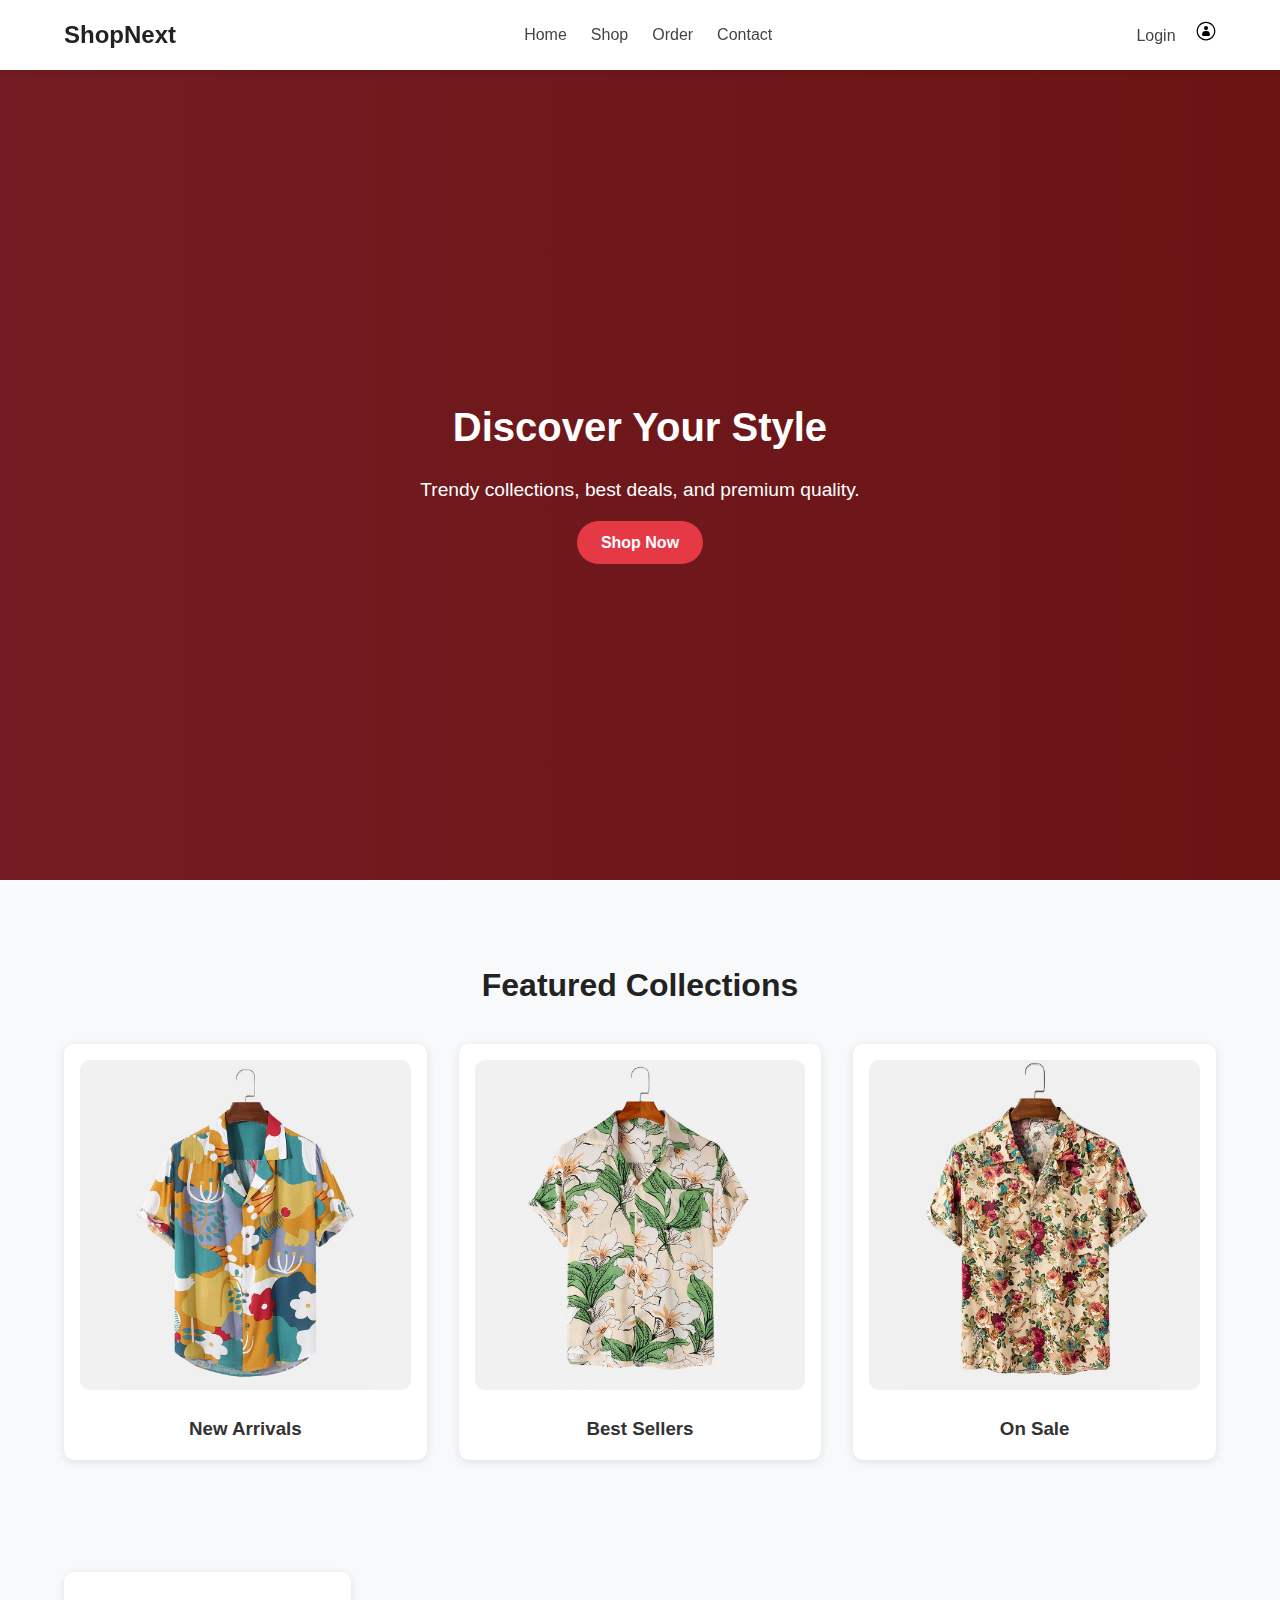
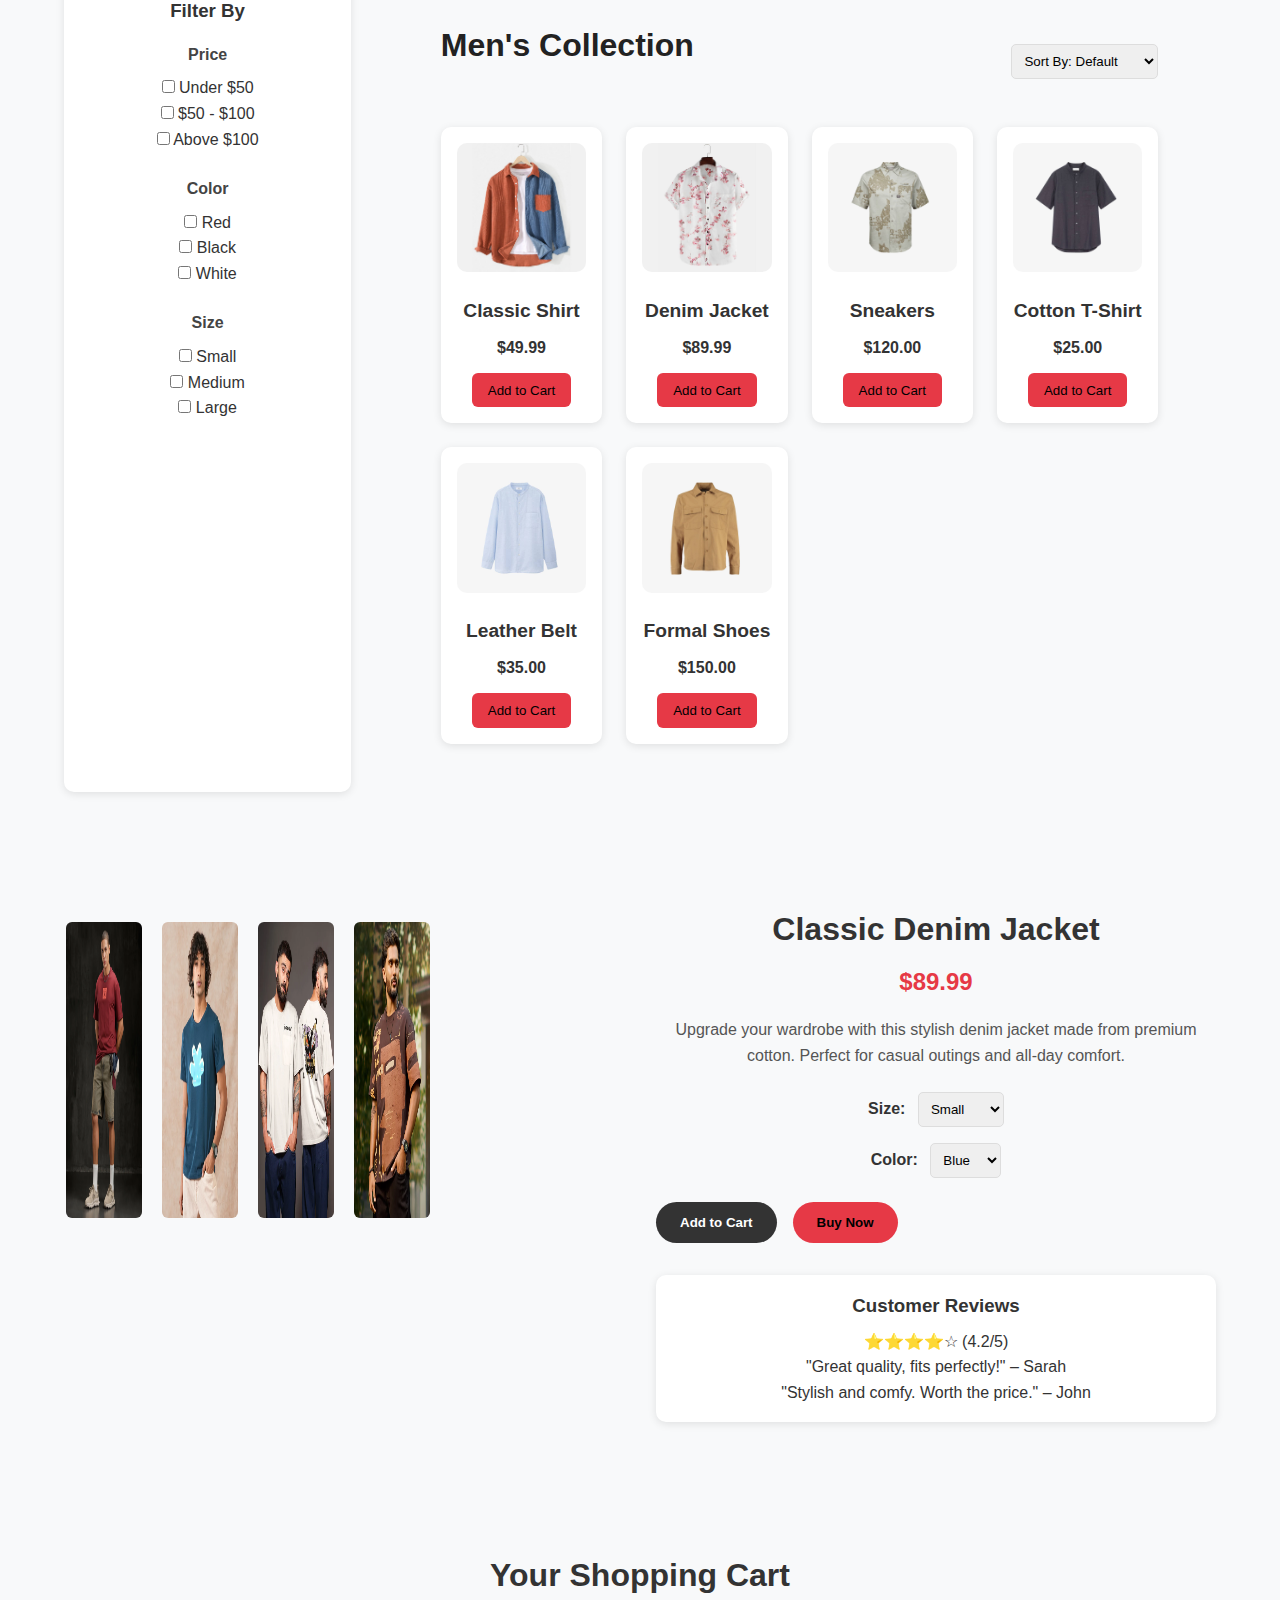
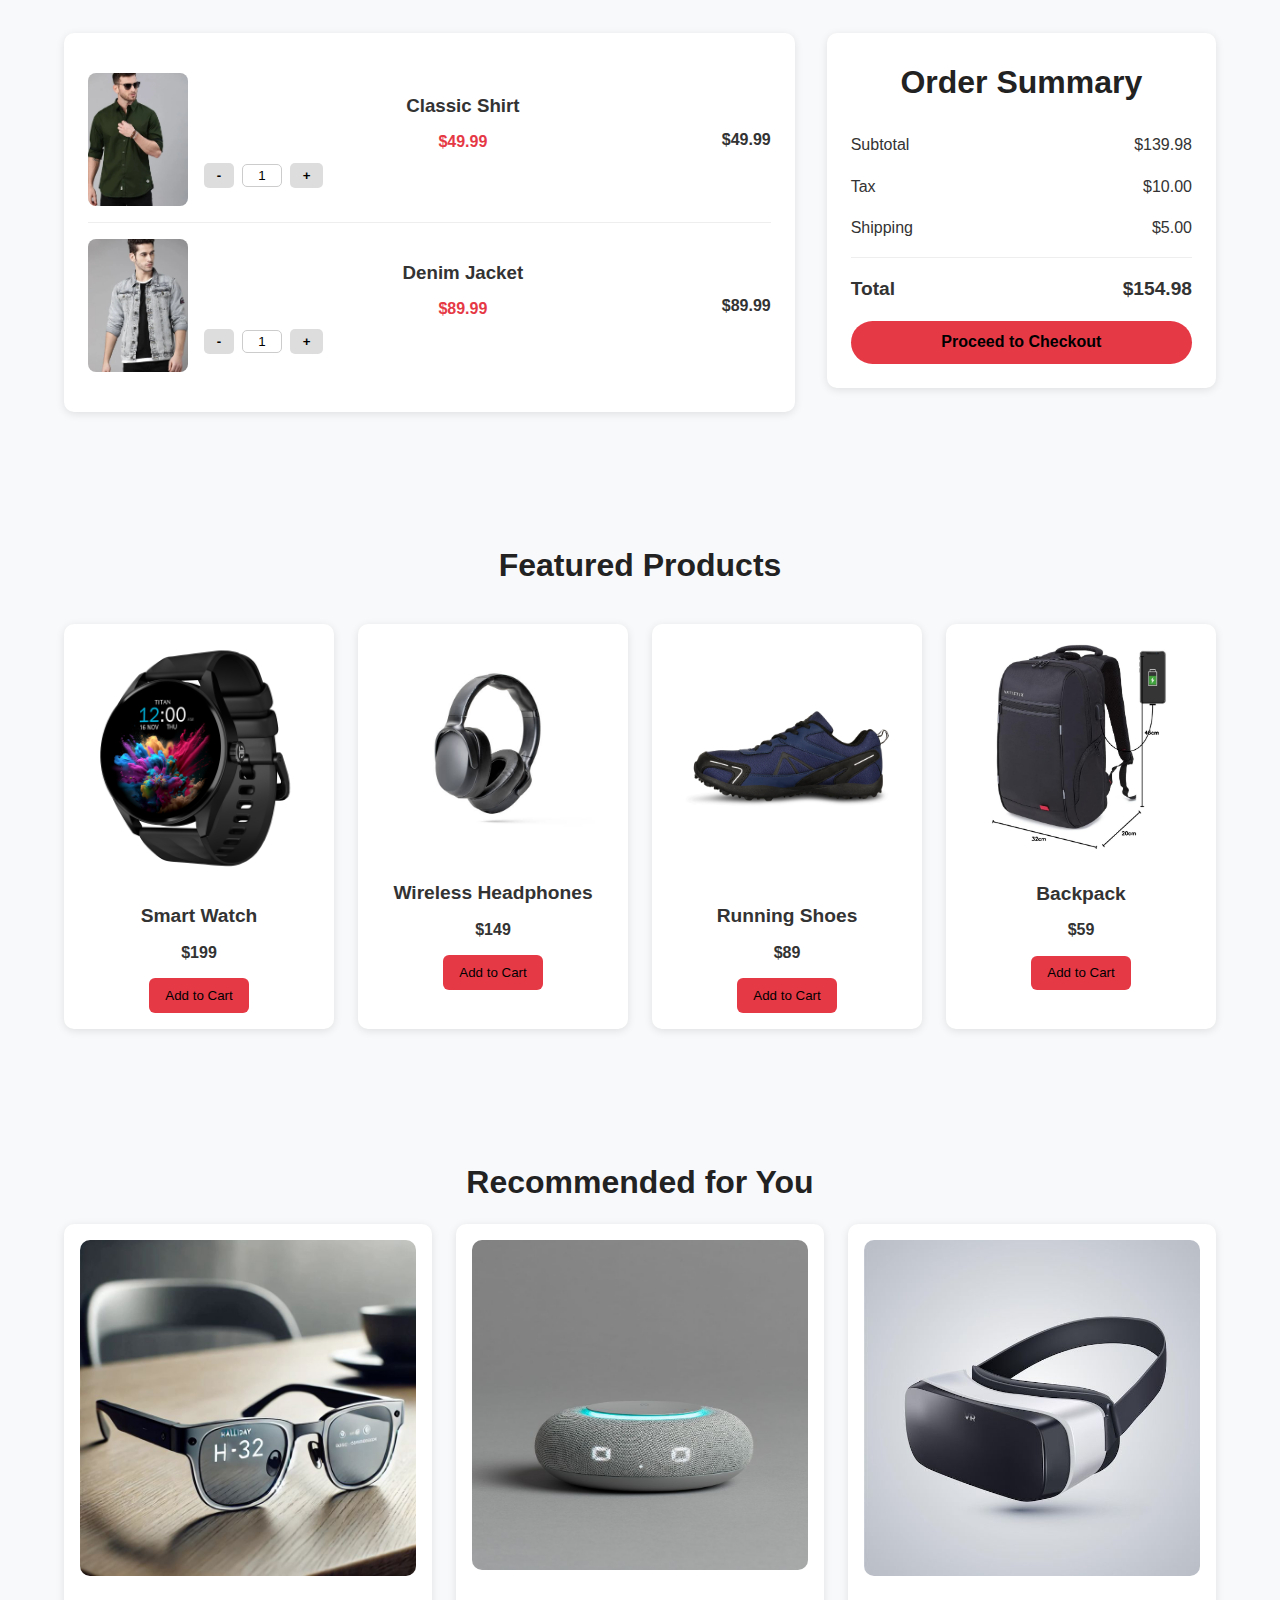
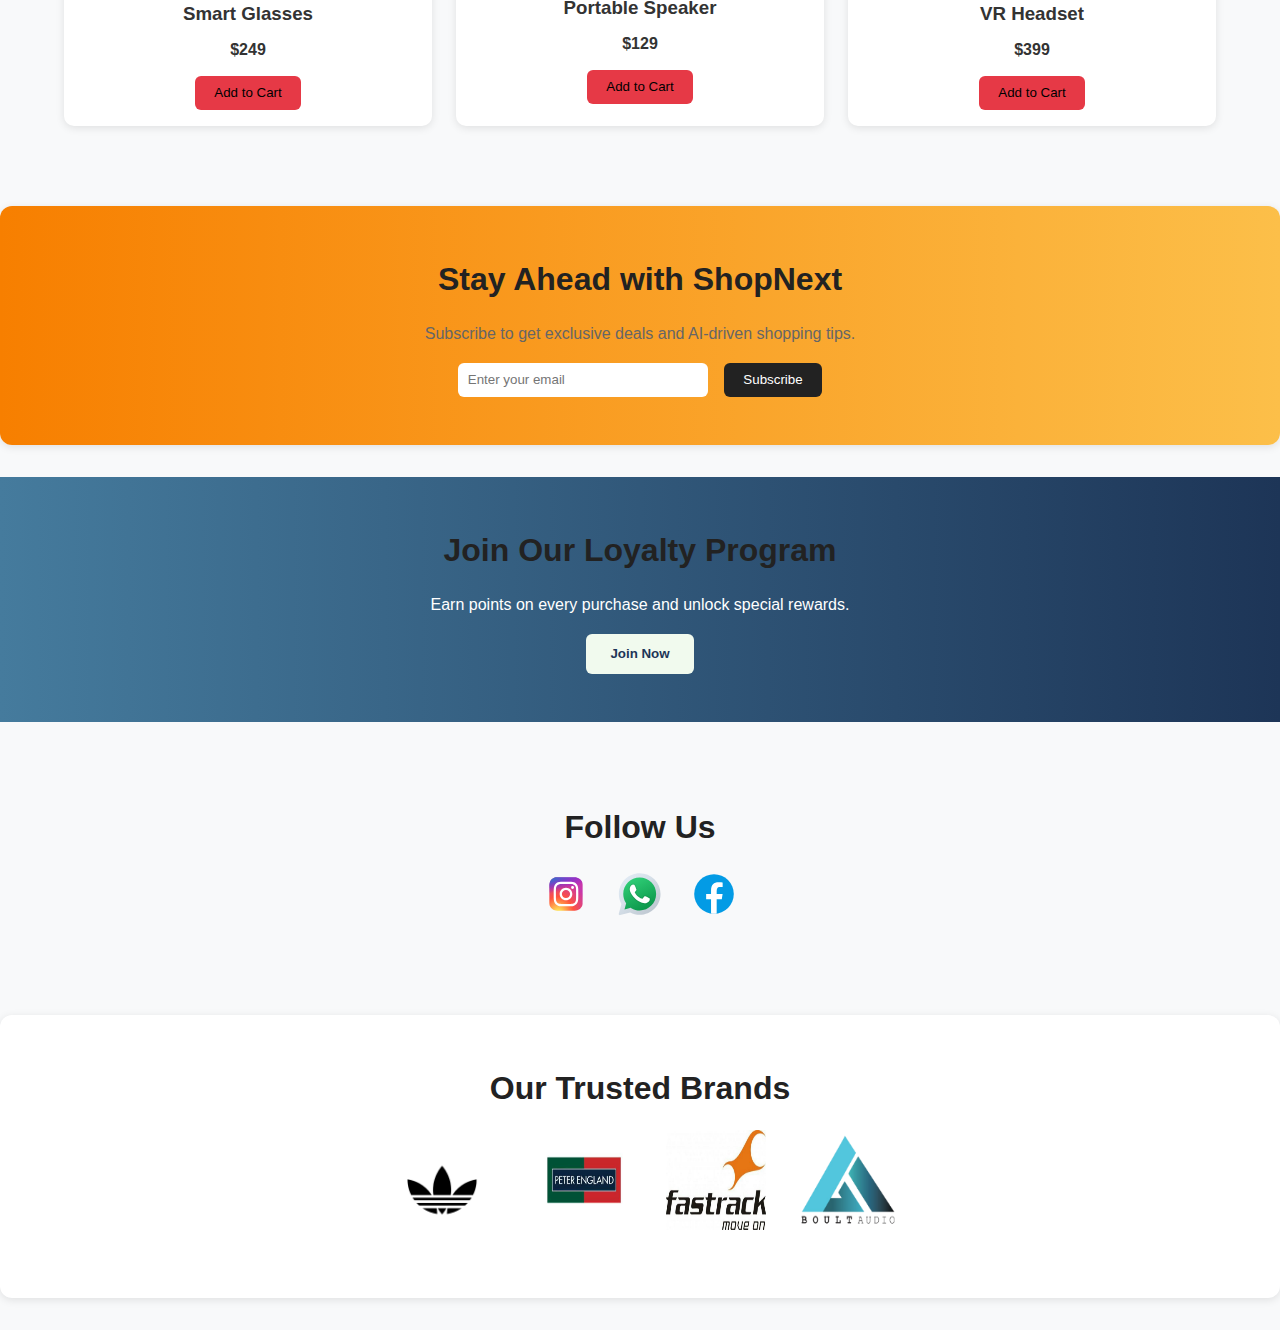
<file: index.html>
<!DOCTYPE html>
<html lang="en">
<head>
  <meta charset="UTF-8">
  <meta name="viewport" content="width=device-width, initial-scale=1.0">
  <title>ShopNext - Home</title>
  <link rel="stylesheet" href="eco.css">
</head>
<body>
  
  <!-- Header / Navigation -->
  <header>
    <div class="logo">ShopNext</div> 
    <nav>
      <ul class="nav-links">
        <li><a href="index.html">Home</a></li>
        <li><a href="#">Shop</a></li>
        <li><a href="order.html">Order</a></li>
        <li><a href="contact.html">Contact</a></li>
      </ul>
    </nav>
    <div class="header-icons">
      <a href="login.html">Login</a>
      <a href="profile.html" id="pro" ><svg xmlns="http://www.w3.org/2000/svg" width="20px"  height="20px" viewBox="0 0 32 32" style="enable-background:new 0 0 32 32" xml:space="preserve"><path d="M16 31C7.729 31 1 24.271 1 16S7.729 1 16 1s15 6.729 15 15-6.729 15-15 15zm0-28C8.832 3 3 8.832 3 16s5.832 13 13 13 13-5.832 13-13S23.168 3 16 3z"/><circle cx="16" cy="11.368" r="3.368"/><path d="M20.673 24h-9.346c-.83 0-1.502-.672-1.502-1.502v-.987a5.404 5.404 0 0 1 5.403-5.403h1.544a5.404 5.404 0 0 1 5.403 5.403v.987c0 .83-.672 1.502-1.502 1.502z"/></svg></a>
    </div>
  </header>

  <!-- Hero Banner -->
  <section class="hero">
    <div class="hero-content">
      <h1>Discover Your Style</h1>
      <p>Trendy collections, best deals, and premium quality.</p>
      <a href="#" class="btn">Shop Now</a>
    </div>
  </section>

  <!-- Featured Collections -->
  <section class="featured">
    <h2>Featured Collections</h2>
    <div class="collections">
      <div class="card">
        <img src="imgsh/f1.jpg" alt="New Arrivals">
        <h3>New Arrivals</h3>
      </div>
      <div class="card">
        <img src="imgsh/f2.jpg" alt="Best Sellers">
        <h3>Best Sellers</h3>
      </div>
      <div class="card">
        <img src="imgsh/f3.jpg" alt="On Sale">
        <h3>On Sale</h3>
      </div>
    </div>
  </section>

 

   <section class="category-container">
    <!-- Sidebar Filters -->
    <aside class="filters">
      <h3>Filter By</h3>
      <div class="filter-group">
        <h4>Price</h4>
        <label><input type="checkbox"> Under $50</label><br>
        <label><input type="checkbox"> $50 - $100</label><br>
        <label><input type="checkbox"> Above $100</label>
      </div>
      <div class="filter-group">
        <h4>Color</h4>
        <label><input type="checkbox"> Red</label><br>
        <label><input type="checkbox"> Black</label><br>
        <label><input type="checkbox"> White</label>
      </div>
      <div class="filter-group">
        <h4>Size</h4>
        <label><input type="checkbox"> Small</label><br>
        <label><input type="checkbox"> Medium</label><br>
        <label><input type="checkbox"> Large</label>
      </div>
    </aside>

    <!-- Product Listings -->
    <main class="products">
      <div class="products-header">
        <h2>Men's Collection</h2>
        <select>
          <option>Sort By: Default</option>
          <option>Price: Low to High</option>
          <option>Price: High to Low</option>
          <option>Newest</option>
          <option>Best Rated</option>
        </select>
      </div>

      <div class="product-grid">
        <!-- Product Card -->
        <div class="product-card">
          <img src="imgsh/f6.jpg" alt="Product">
          <h3>Classic Shirt</h3>
          <p>$49.99</p>
      <button><a href="order.html" class="order">Add to Cart</a></button>
        </div>

        <div class="product-card">
          <img src="imgsh/f4.jpg" alt="Product">
          <h3>Denim Jacket</h3>
          <p>$89.99</p>
          <button><a href="order.html" class="order">Add to Cart</a></button>
        </div>

        <div class="product-card">
          <img src="imgsh/n4.jpg" alt="Product">
          <h3>Sneakers</h3>
          <p>$120.00</p>
        <button><a href="order.html" class="order">Add to Cart</a></button>
        </div>

        <div class="product-card">
          <img src="imgsh/n8.jpg" alt="Product">
          <h3>Cotton T-Shirt</h3>
          <p>$25.00</p>
       <button><a href="order.html" class="order">Add to Cart</a></button>
        </div>

        <div class="product-card">
          <img src="imgsh/n1.jpg" alt="Product">
          <h3>Leather Belt</h3>
          <p>$35.00</p>
          <button><a href="order.html" class="order">Add to Cart</a></button>
        </div>

        <div class="product-card">
          <img src="imgsh/n7.jpg" alt="Product">
          <h3>Formal Shoes</h3>
          <p>$150.00</p>
        <button><a href="order.html" class="order">Add to Cart</a></button>
        </div>
      </div>
    </main>
  </section>
   <section class="product-detail">
    <!-- Left: Product Images -->
    <div class="product-gallery">
     <!-- <img src="" alt="Main Product" class="main-image">-->
      <div class="thumbnail-row">
        <img src="t shirt/image1.webp" alt="Thumb1" height="300px" >
        <img src="t shirt/image2.webp" alt="Thumb2"height="300px" >
         <img src="t shirt/image3.webp" alt="Thumb3">
        <img src="t shirt/image4.webp" alt="Thumb4"> 
      </div>
    </div>

    <!-- Right: Product Info -->
    <div class="product-info">
      <h1>Classic Denim Jacket</h1>
      <p class="price">$89.99</p>
      <p class="description">
        Upgrade your wardrobe with this stylish denim jacket made from premium cotton. 
        Perfect for casual outings and all-day comfort.
      </p>

      <!-- Sizes -->
      <div class="options">
        <label>Size:</label>
        <select>
          <option>Small</option>
          <option>Medium</option>
          <option>Large</option>
          <option>XL</option>
        </select>
      </div>

      <!-- Colors -->
      <div class="options">
        <label>Color:</label>
        <select>
          <option>Blue</option>
          <option>Black</option>
          <option>Grey</option>
        </select>
      </div>

      <!-- Buttons -->
      <div class="actions">
        <button class="btn add-cart">Add to Cart</button>
        <button class="btn buy-now"><a href="order.html" class="order">Buy Now</a></button>
      </div>

      <!-- Reviews -->
      <div class="reviews">
        <h3>Customer Reviews</h3>
        <p>⭐⭐⭐⭐☆ (4.2/5)</p>
        <p>"Great quality, fits perfectly!" – Sarah</p>
        <p>"Stylish and comfy. Worth the price." – John</p>
      </div>
    </div>
  </section>
   <section class="cart-container">
    <h1>Your Shopping Cart</h1>

    <div class="cart">
      <!-- Cart Items -->
      <div class="cart-items">

        <!-- Item 1 -->
        <div class="cart-item">
          <img src="imgsh/Classic Shirt.webp" alt="Product">
          <div class="item-details">
            <h3>Classic Shirt</h3>
            <p>$49.99</p>
            <div class="quantity">
              <button>-</button>
              <input type="text" value="1">
              <button>+</button>
            </div>
          </div>
          <div class="item-total">
            $49.99
          </div>
        </div>

        <!-- Item 2 -->
        <div class="cart-item">
          <img src="imgsh/Denim Jacket.webp" alt="Product">
          <div class="item-details">
            <h3>Denim Jacket</h3>
            <p>$89.99</p>
            <div class="quantity">
              <button>-</button>
              <input type="text" value="1">
              <button>+</button>
            </div>
          </div>
          <div class="item-total">
            $89.99
          </div>
        </div>

      </div>

      <!-- Cart Summary -->
      <div class="cart-summary">
        <h2>Order Summary</h2>
        <div class="summary-item">
          <span>Subtotal</span>
          <span>$139.98</span>
        </div>
        <div class="summary-item">
          <span>Tax</span>
          <span>$10.00</span>
        </div>
        <div class="summary-item">
          <span>Shipping</span>
          <span>$5.00</span>
        </div>
        <div class="summary-item total">
          <span>Total</span>
          <span>$154.98</span>
        </div>
        <button class="checkout-btn"> <a href="order.html" class="order">Proceed to Checkout</a></button>
      </div>
    </div>
  </section>
   
    
   


  <!-- Customer Testimonials -->


  <!-- Blog Section
  <section class="blog">
    <h2>From Our Blog</h2>
    <div class="blog-grid">
      <div class="blog-card">
        <img src="ht300x180tps://via.placeholder.com/" alt="Blog 1">
        <h3>Top 10 Fashion Trends in 2025</h3>
        <p>Discover the latest fashion must-haves this season...</p>
        <a href="#">Read More →</a>
      </div>
      <div class="blog-card">
        <img src="https://via.placeholder.com/300x180" alt="Blog 2">
        <h3>How to Style Sneakers</h3>
        <p>Tips and tricks to elevate your streetwear style...</p>
        <a href="#">Read More →</a>
      </div>
      <div class="blog-card">
        <img src="https://via.placeholder.com/300x180" alt="Blog 3">
        <h3>Eco-Friendly Shopping Guide</h3>
        <p>Learn how to shop sustainably and reduce waste...</p>
        <a href="#">Read More →</a>
      </div>
    </div>
  </section> -->

 
  
  <!-- Product Grid -->
  <section class="products">
    <h2>Featured Products</h2>
    <div class="product-grid">
      <div class="product-card">
        <img src="imgsh/product/Smart Watch.jpg" alt="Product 1">
        <h3>Smart Watch</h3>
        <p>$199</p>
        <button><a href="order.html" class="order">Add to Cart</a></button>
      </div>
      <div class="product-card">
        <img src="imgsh/product/Wireless Headphones.jpg" alt="Product 2">
        <h3>Wireless Headphones</h3>
        <p>$149</p>
        <button><a href="order.html" class="order">Add to Cart</a></button>
      </div>
      <div class="product-card">
        <img src="imgsh/product/Running Shoes.jpg" alt="Product 3">
        <h3>Running Shoes</h3>
        <p>$89</p>
          <button><a href="order.html" class="order">Add to Cart</a></button>
      </div>
      <div class="product-card">
        <img src="imgsh/product/Backpack.jpg" alt="Product 4">
        <h3>Backpack</h3>
        <p>$59</p>
        <button><a href="order.html" class="order">Add to Cart</a></button>
      </div>
    </div>
  </section>
  <section class="ai-recommendations">
    <h2>Recommended for You</h2>
    <div class="recommendation-grid">
      <div class="rec-card">
        <img src="ai product/sunglass.jpeg" alt="AI Product 1">
        <h3>Smart Glasses</h3>
        <p>$249</p>
        <button><a href="order.html" class="order">Add to Cart</a></button>
      </div>
      <div class="rec-card">
        <img src="ai product/speaker aiiii.jpeg" alt="AI Product 2" height="330px">
        <h3>Portable Speaker</h3>
        <p>$129</p>
         <button><a href="order.html" class="order">Add to Cart</a></button>
      </div>
      <div class="rec-card">
        <img src="ai product/vr headset.jpeg" alt="AI Product 3">
        <h3>VR Headset</h3>
        <p>$399</p>
          <button><a href="order.html" class="order">Add to Cart</a></button>
      </div>
    </div>
  </section>
  


  <!-- Newsletter Signup -->
  <section class="newsletter">
    <h2>Stay Ahead with ShopNext</h2>
    <p>Subscribe to get exclusive deals and AI-driven shopping tips.</p>
    <form>
      <input type="email" placeholder="Enter your email" required>
      <button type="submit">Subscribe</button>
    </form>
  </section>

  <!-- Loyalty Program -->
  <section class="loyalty">
    <h2>Join Our Loyalty Program</h2>
    <p>Earn points on every purchase and unlock special rewards.</p>
    <button>Join Now</button>
  </section>

  <!-- Mobile App Promotion
  <section class="app-promo">
    <h2>Shop on the Go</h2>
    <p>Download our mobile app for faster checkout and personalized offers.</p>
    <div class="app-buttons">
      <a href="#" id="apple store"><img src="icons for download/icons8-app-store-48.png" alt="" width="23" height="23">App Store</a>
      <a href="#"> Google Play</a>
    </div>
  </section>-->


   <!-- Social Media -->
  <section class="social">
    <h2>Follow Us</h2>
    <div class="social-icons">
      <a href="#"><svg xmlns="http://www.w3.org/2000/svg" xmlns:xlink="http://www.w3.org/1999/xlink" height="50" width="50" viewBox="-19.5036 -32.49725 169.0312 194.9835"><defs><radialGradient fy="578.088" fx="158.429" gradientTransform="matrix(0 -1.98198 1.8439 0 -1031.399 454.004)" gradientUnits="userSpaceOnUse" xlink:href="#a" r="65" cy="578.088" cx="158.429" id="c"/><radialGradient fy="473.455" fx="147.694" gradientTransform="matrix(.17394 .86872 -3.5818 .71718 1648.351 -458.493)" gradientUnits="userSpaceOnUse" xlink:href="#b" r="65" cy="473.455" cx="147.694" id="d"/><linearGradient id="b"><stop stop-color="#3771c8" offset="0"/><stop offset=".128" stop-color="#3771c8"/><stop stop-opacity="0" stop-color="#60f" offset="1"/></linearGradient><linearGradient id="a"><stop stop-color="#fd5" offset="0"/><stop stop-color="#fd5" offset=".1"/><stop stop-color="#ff543e" offset=".5"/><stop stop-color="#c837ab" offset="1"/></linearGradient></defs><path d="M65.033 0C37.891 0 29.953.028 28.41.156c-5.57.463-9.036 1.34-12.812 3.22-2.91 1.445-5.205 3.12-7.47 5.468-4.125 4.282-6.625 9.55-7.53 15.812-.44 3.04-.568 3.66-.594 19.188-.01 5.176 0 11.988 0 21.125 0 27.12.03 35.05.16 36.59.45 5.42 1.3 8.83 3.1 12.56 3.44 7.14 10.01 12.5 17.75 14.5 2.68.69 5.64 1.07 9.44 1.25 1.61.07 18.02.12 34.44.12 16.42 0 32.84-.02 34.41-.1 4.4-.207 6.955-.55 9.78-1.28a27.22 27.22 0 0017.75-14.53c1.765-3.64 2.66-7.18 3.065-12.317.088-1.12.125-18.977.125-36.81 0-17.836-.04-35.66-.128-36.78-.41-5.22-1.305-8.73-3.127-12.44-1.495-3.037-3.155-5.305-5.565-7.624-4.3-4.108-9.56-6.608-15.829-7.512C102.338.157 101.733.027 86.193 0z" fill="url(#c)"/><path d="M65.033 0C37.891 0 29.953.028 28.41.156c-5.57.463-9.036 1.34-12.812 3.22-2.91 1.445-5.205 3.12-7.47 5.468-4.125 4.282-6.625 9.55-7.53 15.812-.44 3.04-.568 3.66-.594 19.188-.01 5.176 0 11.988 0 21.125 0 27.12.03 35.05.16 36.59.45 5.42 1.3 8.83 3.1 12.56 3.44 7.14 10.01 12.5 17.75 14.5 2.68.69 5.64 1.07 9.44 1.25 1.61.07 18.02.12 34.44.12 16.42 0 32.84-.02 34.41-.1 4.4-.207 6.955-.55 9.78-1.28a27.22 27.22 0 0017.75-14.53c1.765-3.64 2.66-7.18 3.065-12.317.088-1.12.125-18.977.125-36.81 0-17.836-.04-35.66-.128-36.78-.41-5.22-1.305-8.73-3.127-12.44-1.495-3.037-3.155-5.305-5.565-7.624-4.3-4.108-9.56-6.608-15.829-7.512C102.338.157 101.733.027 86.193 0z" fill="url(#d)"/><path d="M65.003 17c-13.036 0-14.672.057-19.792.29-5.11.234-8.598 1.043-11.65 2.23-3.157 1.226-5.835 2.866-8.503 5.535-2.67 2.668-4.31 5.346-5.54 8.502-1.19 3.053-2 6.542-2.23 11.65C17.06 50.327 17 51.964 17 65s.058 14.667.29 19.787c.235 5.11 1.044 8.598 2.23 11.65 1.227 3.157 2.867 5.835 5.536 8.503 2.667 2.67 5.345 4.314 8.5 5.54 3.054 1.187 6.543 1.996 11.652 2.23 5.12.233 6.755.29 19.79.29 13.037 0 14.668-.057 19.788-.29 5.11-.234 8.602-1.043 11.656-2.23 3.156-1.226 5.83-2.87 8.497-5.54 2.67-2.668 4.31-5.346 5.54-8.502 1.18-3.053 1.99-6.542 2.23-11.65.23-5.12.29-6.752.29-19.788 0-13.036-.06-14.672-.29-19.792-.24-5.11-1.05-8.598-2.23-11.65-1.23-3.157-2.87-5.835-5.54-8.503-2.67-2.67-5.34-4.31-8.5-5.535-3.06-1.187-6.55-1.996-11.66-2.23-5.12-.233-6.75-.29-19.79-.29zm-4.306 8.65c1.278-.002 2.704 0 4.306 0 12.816 0 14.335.046 19.396.276 4.68.214 7.22.996 8.912 1.653 2.24.87 3.837 1.91 5.516 3.59 1.68 1.68 2.72 3.28 3.592 5.52.657 1.69 1.44 4.23 1.653 8.91.23 5.06.28 6.58.28 19.39s-.05 14.33-.28 19.39c-.214 4.68-.996 7.22-1.653 8.91-.87 2.24-1.912 3.835-3.592 5.514-1.68 1.68-3.275 2.72-5.516 3.59-1.69.66-4.232 1.44-8.912 1.654-5.06.23-6.58.28-19.396.28-12.817 0-14.336-.05-19.396-.28-4.68-.216-7.22-.998-8.913-1.655-2.24-.87-3.84-1.91-5.52-3.59-1.68-1.68-2.72-3.276-3.592-5.517-.657-1.69-1.44-4.23-1.653-8.91-.23-5.06-.276-6.58-.276-19.398s.046-14.33.276-19.39c.214-4.68.996-7.22 1.653-8.912.87-2.24 1.912-3.84 3.592-5.52 1.68-1.68 3.28-2.72 5.52-3.592 1.692-.66 4.233-1.44 8.913-1.655 4.428-.2 6.144-.26 15.09-.27zm29.928 7.97a5.76 5.76 0 105.76 5.758c0-3.18-2.58-5.76-5.76-5.76zm-25.622 6.73c-13.613 0-24.65 11.037-24.65 24.65 0 13.613 11.037 24.645 24.65 24.645C78.616 89.645 89.65 78.613 89.65 65S78.615 40.35 65.002 40.35zm0 8.65c8.836 0 16 7.163 16 16 0 8.836-7.164 16-16 16-8.837 0-16-7.164-16-16 0-8.837 7.163-16 16-16z" fill="#fff"/></svg></a>
      <a href="#"><svg xmlns="http://www.w3.org/2000/svg" x="0px" y="0px" width="50" height="50" viewBox="0 0 48 48">
<linearGradient id="k87TA_gnBJ8uBlK4qfs8ia_AltfLkFSP7XN_gr1" x1="6.718" x2="35.097" y1="12.801" y2="41.18" gradientUnits="userSpaceOnUse"><stop offset="0" stop-color="#dfe9f2"></stop><stop offset=".391" stop-color="#d6e0e9"></stop><stop offset="1" stop-color="#bfc8d1"></stop></linearGradient><path fill="url(#k87TA_gnBJ8uBlK4qfs8ia_AltfLkFSP7XN_gr1)" d="M37.848,9.86C34.073,6.083,29.052,4.002,23.709,4C12.693,4,3.727,12.962,3.722,23.979	c-0.001,3.367,0.849,6.685,2.461,9.622L3.598,43.04c-0.094,0.345,0.002,0.713,0.254,0.967c0.19,0.192,0.447,0.297,0.711,0.297	c0.085,0,0.17-0.011,0.254-0.033l9.687-2.54c2.828,1.468,5.998,2.243,9.197,2.244c11.024,0,19.99-8.963,19.995-19.98	C43.698,18.656,41.621,13.636,37.848,9.86z"></path><linearGradient id="k87TA_gnBJ8uBlK4qfs8ib_AltfLkFSP7XN_gr2" x1="15.389" x2="28.863" y1="10.726" y2="39.265" gradientUnits="userSpaceOnUse"><stop offset="0" stop-color="#2ecc75"></stop><stop offset="1" stop-color="#0b964a"></stop></linearGradient><path fill="url(#k87TA_gnBJ8uBlK4qfs8ib_AltfLkFSP7XN_gr2)" d="M34.871,12.832c-2.98-2.982-6.941-4.625-11.157-4.626c-8.704,0-15.783,7.076-15.787,15.774	c-0.001,2.981,0.833,5.883,2.413,8.396l0.376,0.597l-1.595,5.821l5.973-1.566l0.577,0.342c2.422,1.438,5.2,2.198,8.032,2.199h0.006	c8.698,0,15.777-7.077,15.78-15.776C39.49,19.778,37.851,15.814,34.871,12.832z"></path><path d="M28.893,33.879c-0.995,0-2.354-0.254-5.087-1.331c-3.06-1.208-6.066-3.83-8.464-7.384l-0.077-0.113	c-0.642-0.857-2.132-3.107-2.132-5.5c0-2.58,1.288-3.953,1.838-4.54l0.085-0.091C15.815,14.089,16.709,14,17.058,14	c0.369,0.004,0.682,0,0.953,0.012c0.654,0.026,1.399,0.215,1.936,1.409l0,0c0.25,0.558,0.676,1.605,1.009,2.426	c0.213,0.527,0.386,0.955,0.439,1.069c0.294,0.586,0.308,1.167,0.036,1.714l-0.065,0.133c-0.128,0.262-0.261,0.533-0.544,0.863	l-0.235,0.282c-0.162,0.197-0.325,0.393-0.47,0.545c0.389,0.641,1.206,1.856,2.331,2.86c1.394,1.241,2.588,1.76,3.229,2.039	c0.127,0.055,0.233,0.102,0.317,0.142c0.405-0.47,1.072-1.271,1.302-1.614c0.77-1.156,1.877-0.755,2.24-0.622	c0.569,0.206,3.323,1.576,3.35,1.589l0.255,0.125c0.419,0.203,0.813,0.394,1.062,0.808c0.395,0.661,0.176,2.073-0.193,3.105	c-0.534,1.503-2.828,2.805-4.054,2.915l-0.226,0.024C29.465,33.855,29.196,33.879,28.893,33.879z M17.216,16	c-0.14,0-0.385-0.058-0.686,0.27l-0.101,0.109c-0.453,0.483-1.297,1.383-1.297,3.172c0,1.843,1.326,3.757,1.732,4.3	c0.027,0.036,0.071,0.101,0.135,0.194c2.175,3.223,4.853,5.582,7.541,6.642c3.384,1.335,4.253,1.234,4.956,1.151l0.278-0.03	c0.609-0.055,2.122-0.951,2.351-1.594c0.209-0.585,0.276-1.087,0.287-1.374c-0.044-0.021-0.092-0.043-0.143-0.067l-0.283-0.139	c-0.637-0.32-2.779-1.366-3.131-1.495c-0.442,0.608-1.262,1.565-1.479,1.814c-0.407,0.467-1.127,0.909-2.229,0.354	c-0.066-0.033-0.156-0.071-0.268-0.12c-0.691-0.301-2.13-0.926-3.763-2.38c-1.469-1.311-2.474-2.904-2.838-3.529	c-0.445-0.761-0.322-1.495,0.366-2.18c0.12-0.12,0.257-0.291,0.397-0.46l0.262-0.314c0.118-0.137,0.161-0.226,0.267-0.441	l0.035-0.071c-0.092-0.204-0.278-0.659-0.502-1.213c-0.323-0.797-0.736-1.815-0.979-2.357v0c-0.065-0.144-0.114-0.215-0.138-0.245	c0.005,0.015-0.029,0.016-0.058,0.014C17.706,16,17.463,16,17.216,16z M32.407,28.615L32.407,28.615L32.407,28.615z M19.642,19.736	L19.642,19.736L19.642,19.736z" opacity=".05"></path><path d="M28.889,33.384c-0.846,0-2.155-0.22-4.899-1.302c-2.967-1.17-5.891-3.727-8.233-7.198l-0.087-0.128	c-0.616-0.822-2.037-2.962-2.037-5.206c0-2.382,1.193-3.654,1.703-4.198l0.089-0.096c0.625-0.683,1.351-0.756,1.634-0.756	c0.377,0.003,0.667,0,0.931,0.012c0.492,0.02,1.057,0.124,1.502,1.114l0,0c0.249,0.554,0.671,1.594,1.001,2.409	c0.225,0.555,0.405,1.002,0.452,1.097c0.082,0.165,0.338,0.674,0.039,1.275l-0.067,0.136c-0.125,0.255-0.233,0.476-0.475,0.758	L20.2,21.59c-0.173,0.21-0.346,0.419-0.496,0.569c-0.216,0.215-0.216,0.215-0.13,0.362c0.328,0.563,1.232,1.998,2.541,3.165	c1.453,1.295,2.696,1.834,3.363,2.124c0.144,0.062,0.259,0.113,0.344,0.156c0.293,0.146,0.323,0.116,0.427-0.002	c0.288-0.328,1.168-1.364,1.463-1.807c0.554-0.83,1.269-0.57,1.654-0.431c0.506,0.184,3.039,1.437,3.296,1.566l0.262,0.128	c0.38,0.184,0.68,0.329,0.852,0.614c0.254,0.426,0.149,1.603-0.235,2.681c-0.488,1.371-2.646,2.497-3.628,2.585l-0.239,0.026	C29.441,33.354,29.196,33.384,28.889,33.384z M17.201,15.5c-0.026,0-0.052,0-0.078,0c-0.183,0-0.595,0.031-0.962,0.432l-0.097,0.104	c-0.465,0.496-1.432,1.528-1.432,3.514c0,1.943,1.281,3.864,1.832,4.6c0.025,0.033,0.064,0.09,0.121,0.174	c2.231,3.306,4.991,5.73,7.772,6.828c3.505,1.382,4.445,1.271,5.197,1.183l0.267-0.029c0.693-0.062,2.451-1.013,2.776-1.925	c0.333-0.932,0.347-1.71,0.296-1.877c0.007,0.006-0.232-0.098-0.405-0.182l-0.276-0.136c-0.623-0.313-2.806-1.381-3.188-1.52	c-0.36-0.13-0.361-0.133-0.48,0.046c-0.349,0.521-1.32,1.657-1.542,1.91c-0.642,0.735-1.384,0.359-1.629,0.236	c-0.072-0.036-0.171-0.078-0.293-0.131c-0.668-0.291-2.057-0.895-3.63-2.296c-1.416-1.262-2.387-2.803-2.739-3.407	c-0.476-0.814,0.059-1.347,0.287-1.574c0.13-0.13,0.28-0.313,0.431-0.497l0.255-0.306c0.159-0.186,0.226-0.322,0.336-0.547	l0.07-0.143c0.049-0.098,0.058-0.189-0.04-0.383c-0.052-0.104-0.245-0.578-0.483-1.167c-0.326-0.803-0.741-1.829-0.987-2.374l0,0	c-0.229-0.509-0.363-0.515-0.632-0.525C17.717,15.5,17.461,15.5,17.201,15.5z" opacity=".07"></path><path fill="#fff" fill-rule="evenodd" d="M19.035,15.831c-0.355-0.79-0.729-0.806-1.068-0.82	C17.69,14.999,17.374,15,17.058,15s-0.83,0.119-1.265,0.594c-0.435,0.475-1.661,1.622-1.661,3.956s1.7,4.59,1.937,4.906	c0.237,0.316,3.282,5.259,8.104,7.161c4.007,1.58,4.823,1.266,5.693,1.187c0.87-0.079,2.807-1.147,3.202-2.255	c0.395-1.108,0.395-2.057,0.277-2.255c-0.119-0.198-0.435-0.316-0.909-0.554s-2.807-1.385-3.242-1.543	c-0.435-0.158-0.751-0.237-1.068,0.238c-0.316,0.474-1.225,1.543-1.502,1.859c-0.277,0.317-0.554,0.357-1.028,0.119	c-0.474-0.238-2.002-0.738-3.815-2.354c-1.41-1.257-2.362-2.81-2.639-3.285c-0.277-0.474-0.03-0.731,0.208-0.968	c0.213-0.213,0.474-0.554,0.712-0.831c0.237-0.277,0.316-0.475,0.474-0.791c0.158-0.317,0.079-0.594-0.04-0.831	C20.379,19.115,19.457,16.769,19.035,15.831z" clip-rule="evenodd"></path>
</svg></a>
      <a href="#" ><svg xmlns="http://www.w3.org/2000/svg" x="0px" y="0px" width="50" height="50" viewBox="0 0 48 48">
<path fill="#039be5" d="M24 5A19 19 0 1 0 24 43A19 19 0 1 0 24 5Z"></path><path fill="#fff" d="M26.572,29.036h4.917l0.772-4.995h-5.69v-2.73c0-2.075,0.678-3.915,2.619-3.915h3.119v-4.359c-0.548-0.074-1.707-0.236-3.897-0.236c-4.573,0-7.254,2.415-7.254,7.917v3.323h-4.701v4.995h4.701v13.729C22.089,42.905,23.032,43,24,43c0.875,0,1.729-0.08,2.572-0.194V29.036z"></path>
</svg></a>
    </div>
  </section>
    <!-- Featured Brands -->
  <section class="brands">
    <h2>Our Trusted Brands</h2>
    <div class="brand-logos">
      <img src="brand/adidas-2-removebg-preview.png" alt="Brand 1" width="120px" height="120px">
      <img src="brand/peterengland.jpg" alt="Brand 2"width="100px" height="100px" >
      <img src="brand/fastrack.jpg" alt="Brand 3"width="100px" height="100px">
      <img src="brand/boult-removebg-preview.png" alt="Brand 4"width="100px" height="100px">
    </div>
  </section>

</body>

</html>
</file>
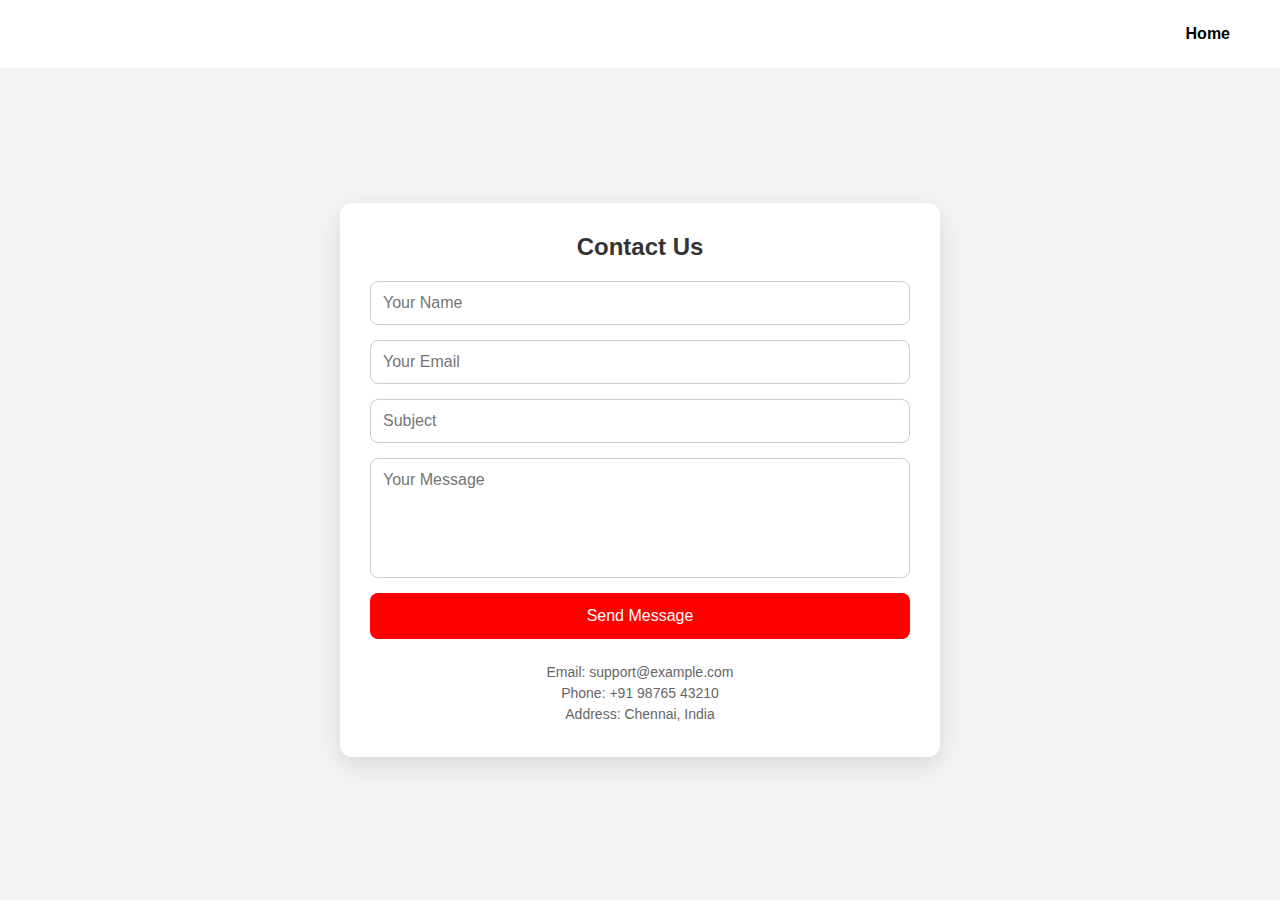
<file: contact.html>
<!DOCTYPE html>
<html lang="en">
<head>
  <meta charset="UTF-8">
  <meta name="viewport" content="width=device-width, initial-scale=1.0">
  <title>ShopNext Contact </title>
 <link rel="shortcut icon" href="shopimg/shopin logo.png" type="image/x-icon">
  <style>
    * {
      margin: 0;
      padding: 0;
      box-sizing: border-box;
      font-family: Arial, sans-serif;
    }

    body {
      background: #f2f2f2;
      min-height: 100vh;
      display: flex;
      justify-content: center;
      align-items: center;
      padding-top: 60px; /* space for navbar */
    }

    /* ====== Top Navigation (Home Button) ====== */
    .navbar {
      position: fixed;
      top: 0;
      right: 0;
      width: 100%;
      background: #ffffff;
      padding: 15px 30px;
      display: flex;
      justify-content: flex-end;
    
    }

    .navbar a {
      background: #fff;
      color: #000000;
      text-decoration: none;
      padding: 10px 20px;
      border-radius: 8px;
      font-weight: bold;
      transition: 0.3s;
    }

    .navbar a:hover {
      background: #cf1010;
      color: #fff;
    }

    /* ====== Contact Form Container ====== */
    .contact-container {
      background: #fff;
      padding: 30px;
      border-radius: 12px;
      box-shadow: 0 8px 20px rgba(0,0,0,0.1);
      width: 100%;
      max-width: 600px;
      
    }

    .contact-container h2 {
      text-align: center;
      margin-bottom: 20px;
      color: #333;
    }

    .contact-form {
      display: flex;
      flex-direction: column;
      gap: 15px;
    }

    .contact-form input,
    .contact-form textarea {
      width: 100%;
      padding: 12px;
      border: 1px solid #ccc;
      border-radius: 8px;
      font-size: 16px;
      outline: none;
      transition: 0.3s;
    }

    .contact-form input:focus,
    .contact-form textarea:focus {
      border-color: #007BFF;
      box-shadow: 0 0 5px rgba(0,123,255,0.3);
    }

    .contact-form textarea {
      resize: none;
      min-height: 120px;
    }

    .contact-form button {
      background: #ff0000;
      color: #fff;
      padding: 14px;
      border: none;
      border-radius: 8px;
      font-size: 16px;
      cursor: pointer;
      transition: 0.3s;
    }

    .contact-form button:hover {
      background: #c0280d;
    }

    .contact-info {
      margin-top: 25px;
      text-align: center;
      font-size: 14px;
      color: #666;
    }

    .contact-info p {
      margin: 5px 0;
    }
  </style>
</head>
<body>
  <!-- Navigation Bar with Home Button -->
  <div class="navbar">
    <a href="index.html">Home</a>
  </div>

  <!-- Contact Form -->
  <div class="contact-container">
    <h2>Contact Us</h2>
    <form class="contact-form">
      <input type="text" placeholder="Your Name" required>
      <input type="email" placeholder="Your Email" required>
      <input type="text" placeholder="Subject">
      <textarea placeholder="Your Message" required></textarea>
      <button type="submit">Send Message</button>
    </form>
    <div class="contact-info">
      <p>Email: support@example.com</p>
      <p>Phone: +91 98765 43210</p>
      <p>Address: Chennai, India</p>
    </div>
  </div>
</body>
</html>
</file>
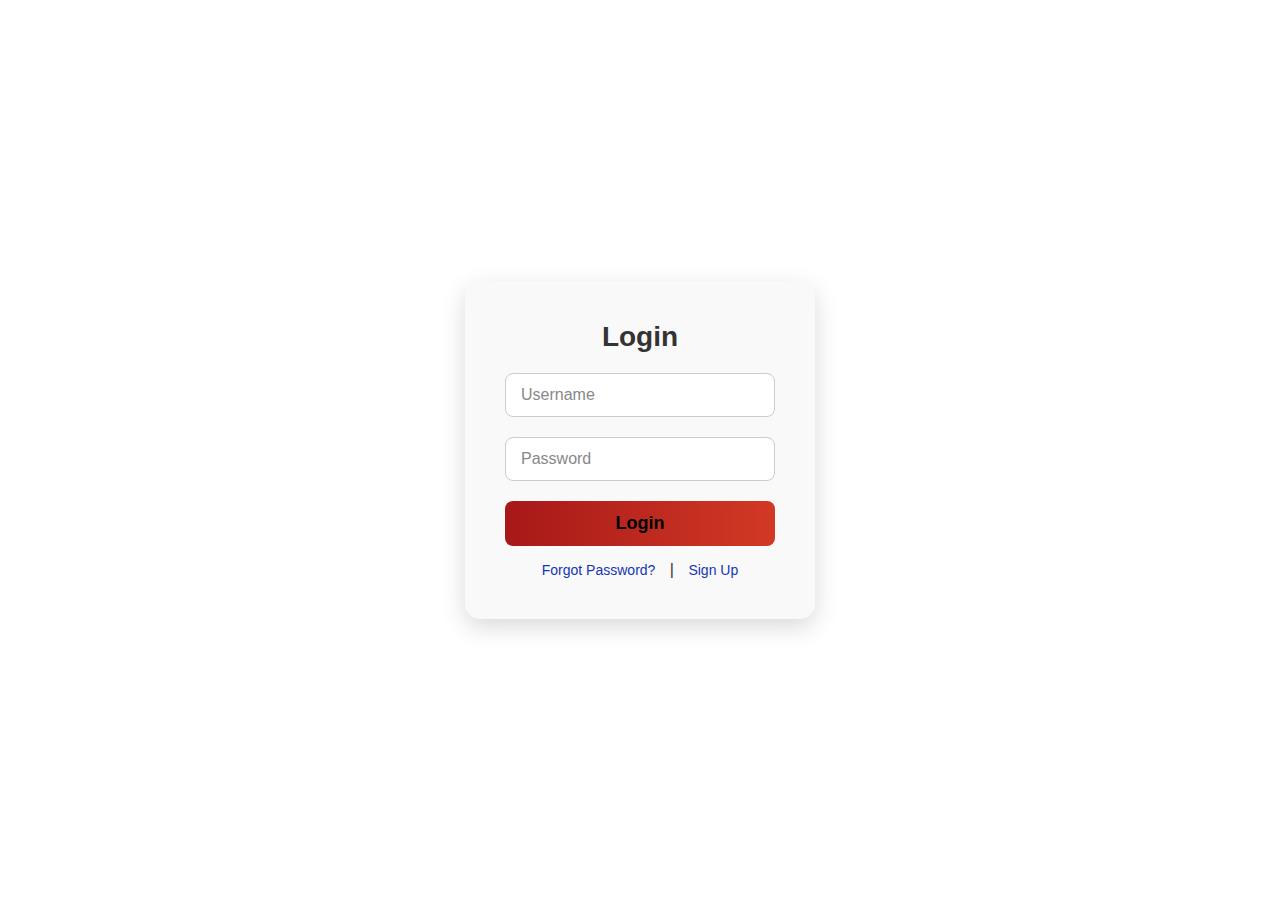
<file: login.html>
<!DOCTYPE html>
<html lang="en">
<head>
  <meta charset="UTF-8">
  <meta name="viewport" content="width=device-width, initial-scale=1.0">
  <title>ShopNext Login </title>
  <link rel="shortcut icon" href="shopimg/shopin logo.png" type="image/x-icon">
  <style>
    /* Reset */
    * {
      margin: 0;
      padding: 0;
      box-sizing: border-box;
      font-family: "Poppins", sans-serif;
    }

    body {
      display: flex;
      justify-content: center;
      align-items: center;
      min-height: 100vh;
      background: #ffffff; /* White background */
    }

    .login-box {
      width: 350px;
      padding: 40px;
      border-radius: 15px;
      background: #f9f9f9; /* Light box background */
      box-shadow: 0 8px 25px rgba(0, 0, 0, 0.15);
      color: #333;
    }

    .login-box h2 {
      text-align: center;
      margin-bottom: 20px;
      font-size: 28px;
      color: #333;
    }

    .input-box {
      position: relative;
      margin-bottom: 20px;
    }

    .input-box input {
      width: 100%;
      padding: 12px 15px;
      border: 1px solid #ccc;
      outline: none;
      border-radius: 8px;
      font-size: 16px;
      color: #333;
      background: #fff;
    }

    .input-box input::placeholder {
      color: #888;
    }

    .login-btn {
      width: 100%;
      padding: 12px;
      border: none;
      border-radius: 8px;
      font-size: 18px;
      background: linear-gradient(90deg, #a71818, #d23925);
      color: #fff;
      font-weight: 600;
      cursor: pointer;
      transition: 0.3s;
    }

    .login-btn:hover {
      transform: translateY(-2px);
      box-shadow: 0 5px 15px rgba(0,0,0,0.3);
    }

    .extra-links {
      text-align: center;
      margin-top: 15px;
    }

    .extra-links a {
      color: #1435b7;
      text-decoration: none;
      margin: 0 10px;
      font-size: 14px;
      transition: 0.3s;
    }

    .extra-links a:hover {
      text-decoration: underline;
    }

    @media (max-width: 400px) {
      .login-box {
        width: 90%;
        padding: 30px;
      }
    }
    .login{
        text-decoration: none;
        color: #000000;
    }
  </style>
</head>
<body>
  <div class="login-box">
    <h2>Login</h2>
    <form>
      <div class="input-box">
        <input type="text" placeholder="Username" required>
      </div>
      <div class="input-box">
        <input type="password" placeholder="Password" required>
      </div>
     <button type="submit" class="login-btn"> <a href="index.html" class="login">Login</a></button>
      <div class="extra-links">
        <a href="#">Forgot Password?</a> | <a href="signup.html">Sign Up</a>
      </div>
    </form>
  </div>
</body>
</html>
</file>
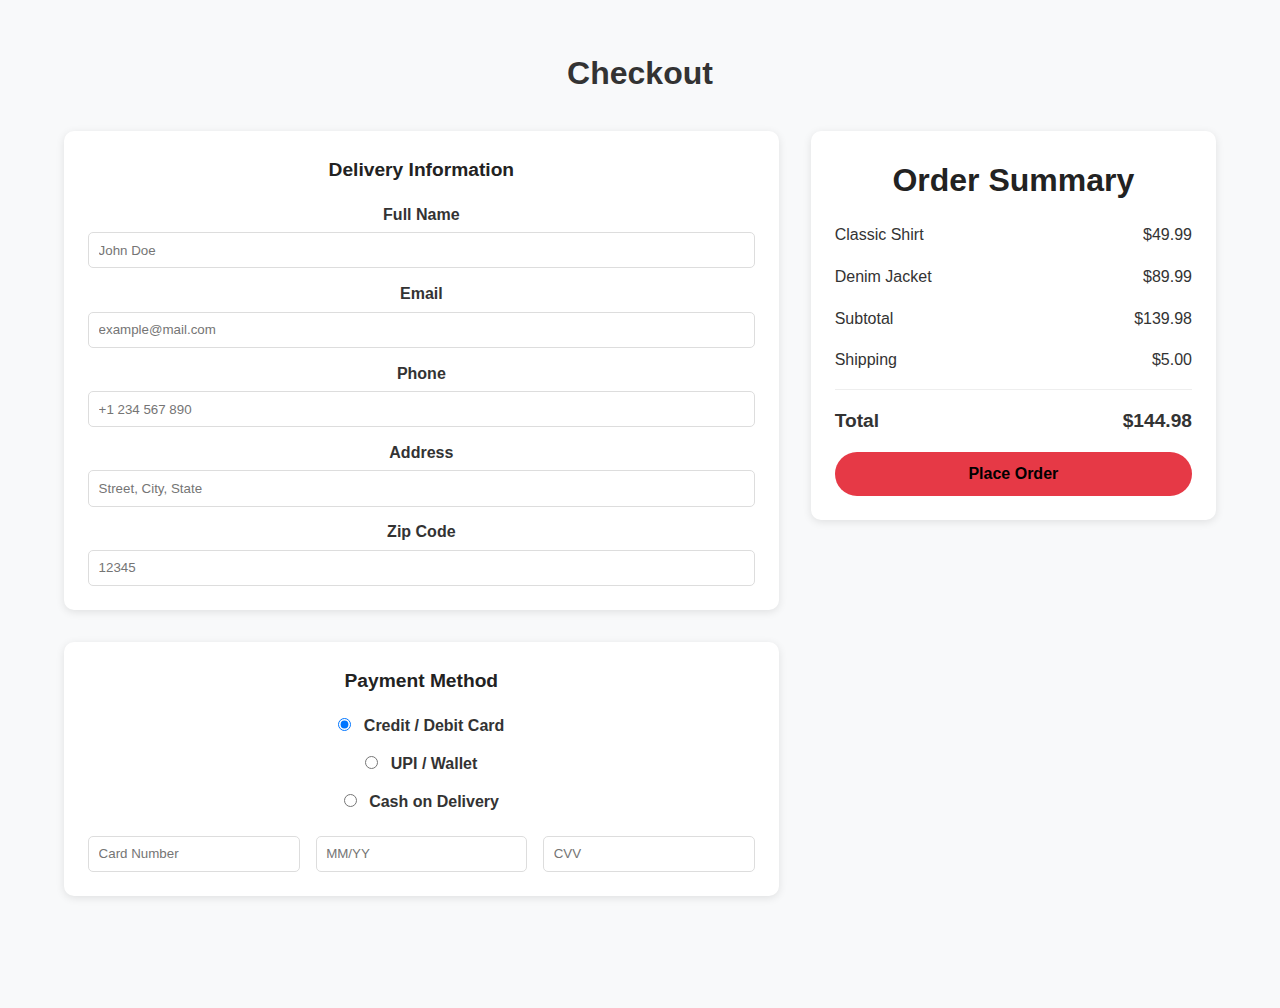
<file: order.html>
<!DOCTYPE html>
<html lang="en">
<head>
    <meta charset="UTF-8">
    <meta name="viewport" content="width=device-width, initial-scale=1.0">
    <title>Document</title>
    <link rel="stylesheet" href="eco.css">
</head>
<body>
    <section class="checkout-container">
    <h1>Checkout</h1>

    <div class="checkout">
      <!-- Left: Form -->
      <div class="checkout-form">

        <!-- Delivery Info -->
        <div class="form-section">
          <h2>Delivery Information</h2>
          <form>
            <label>Full Name</label>
            <input type="text" placeholder="John Doe">

            <label>Email</label>
            <input type="email" placeholder="example@mail.com">

            <label>Phone</label>
            <input type="tel" placeholder="+1 234 567 890">

            <label>Address</label>
            <input type="text" placeholder="Street, City, State">

            <label>Zip Code</label>
            <input type="text" placeholder="12345">
          </form>
        </div>

        <!-- Payment Info -->
        <div class="form-section">
          <h2>Payment Method</h2>
          <form>
            <label>
              <input type="radio" name="payment" checked> Credit / Debit Card
            </label>
            <label>
              <input type="radio" name="payment"> UPI / Wallet
            </label>
            <label>
              <input type="radio" name="payment"> Cash on Delivery
            </label>

            <div class="card-details">
              <input type="text" placeholder="Card Number">
              <input type="text" placeholder="MM/YY">
              <input type="text" placeholder="CVV">
            </div>
          </form>
        </div>
      </div>

      <!-- Right: Summary -->
      <div class="order-summary">
        <h2>Order Summary</h2>
        <div class="summary-item">
          <span>Classic Shirt</span>
          <span>$49.99</span>
        </div>
        <div class="summary-item">
          <span>Denim Jacket</span>
          <span>$89.99</span>
        </div>
        <div class="summary-item">
          <span>Subtotal</span>
          <span>$139.98</span>
        </div>
        <div class="summary-item">
          <span>Shipping</span>
          <span>$5.00</span>
        </div>
        <div class="summary-item total">
          <span>Total</span>
          <span>$144.98</span>
        </div>
        <button class="place-order"> <a href="index.html" class="order">Place Order </a></button>
      </div>
    </div>
  </section>
</body>
</html>
</file>
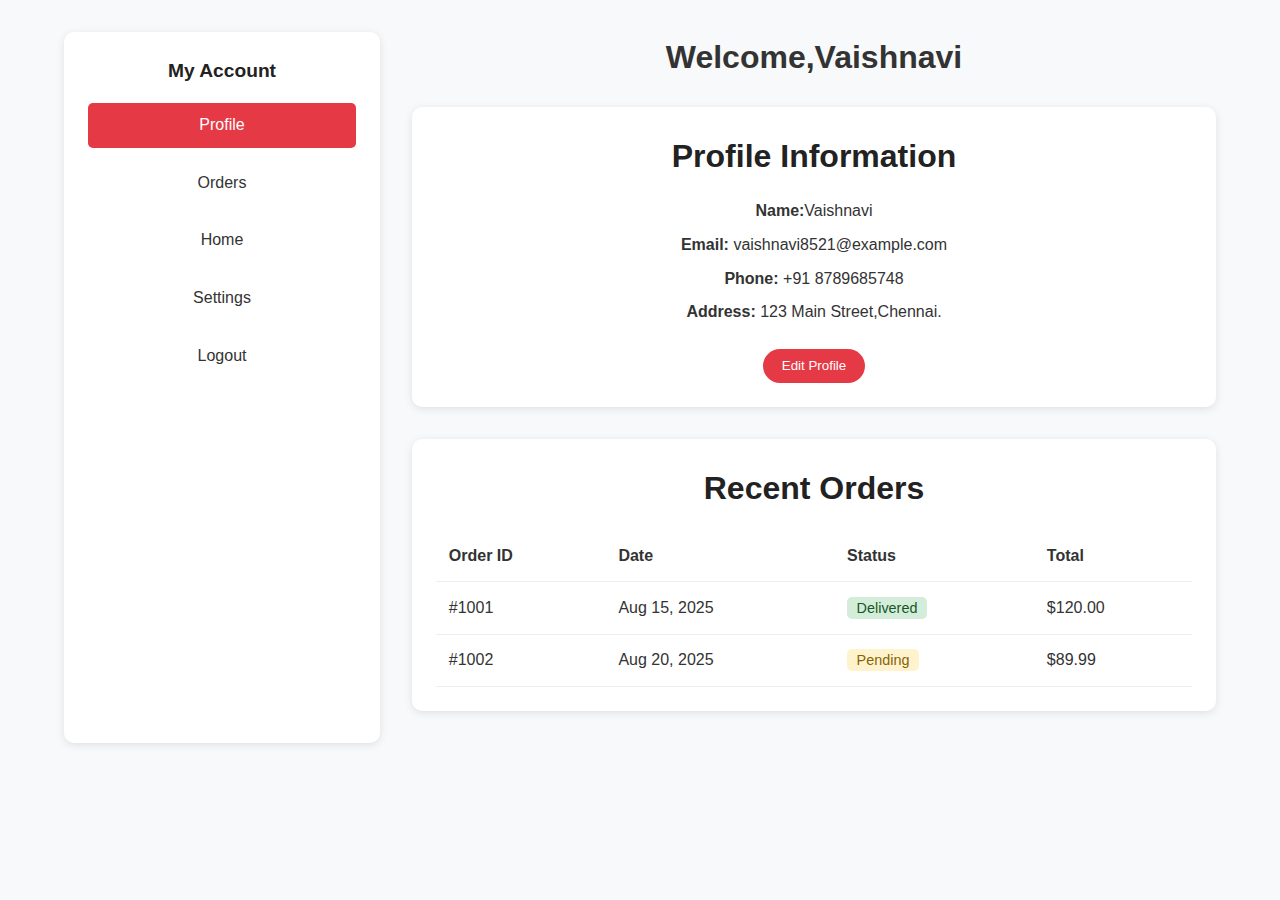
<file: profile.html>
<!DOCTYPE html>
<html lang="en">
<head>
    <meta charset="UTF-8">
    <meta name="viewport" content="width=device-width, initial-scale=1.0">
    <title>Document</title>
    <link rel="stylesheet" href="eco.css">
</head>
<body>
    <section class="account-container">
    <!-- Sidebar -->
    <aside class="account-sidebar">
      <h2>My Account</h2>
      <ul>
        <li class="active"><a href="#">Profile</a></li>
        <li><a href="order.html"> Orders</a></li>
        <li><a href="index.html">Home</a></li>
        <li><a href="#">Settings</a></li>
        <li><a href="signup.html">Logout</a></li>
      </ul>
    </aside>

    <!-- Main Content -->
    <div class="account-content">
      <h1>Welcome,Vaishnavi</h1>

      <!-- Profile Section -->
      <div class="profile-card">
        <h2>Profile Information</h2>
        <div class="profile-info">
          <p><strong>Name:</strong>Vaishnavi</p>
          <p><strong>Email:</strong> vaishnavi8521@example.com</p>
          <p><strong>Phone:</strong> +91 8789685748</p>
          <p><strong>Address:</strong> 123 Main Street,Chennai.</p>
        </div>
        <button class="edit-btn">Edit Profile</button>
      </div>

      <!-- Recent Orders -->
      <div class="orders-card">
        <h2>Recent Orders</h2>
        <table>
          <tr>
            <th>Order ID</th>
            <th>Date</th>
            <th>Status</th>
            <th>Total</th>
          </tr>
          <tr>
            <td>#1001</td>
            <td>Aug 15, 2025</td>
            <td><span class="status delivered">Delivered</span></td>
            <td>$120.00</td>
          </tr>
          <tr>
            <td>#1002</td>
            <td>Aug 20, 2025</td>
            <td><span class="status pending">Pending</span></td>
            <td>$89.99</td>
          </tr>
        </table>
      </div>
    </div>
  </section>
</body>
</html>
</file>
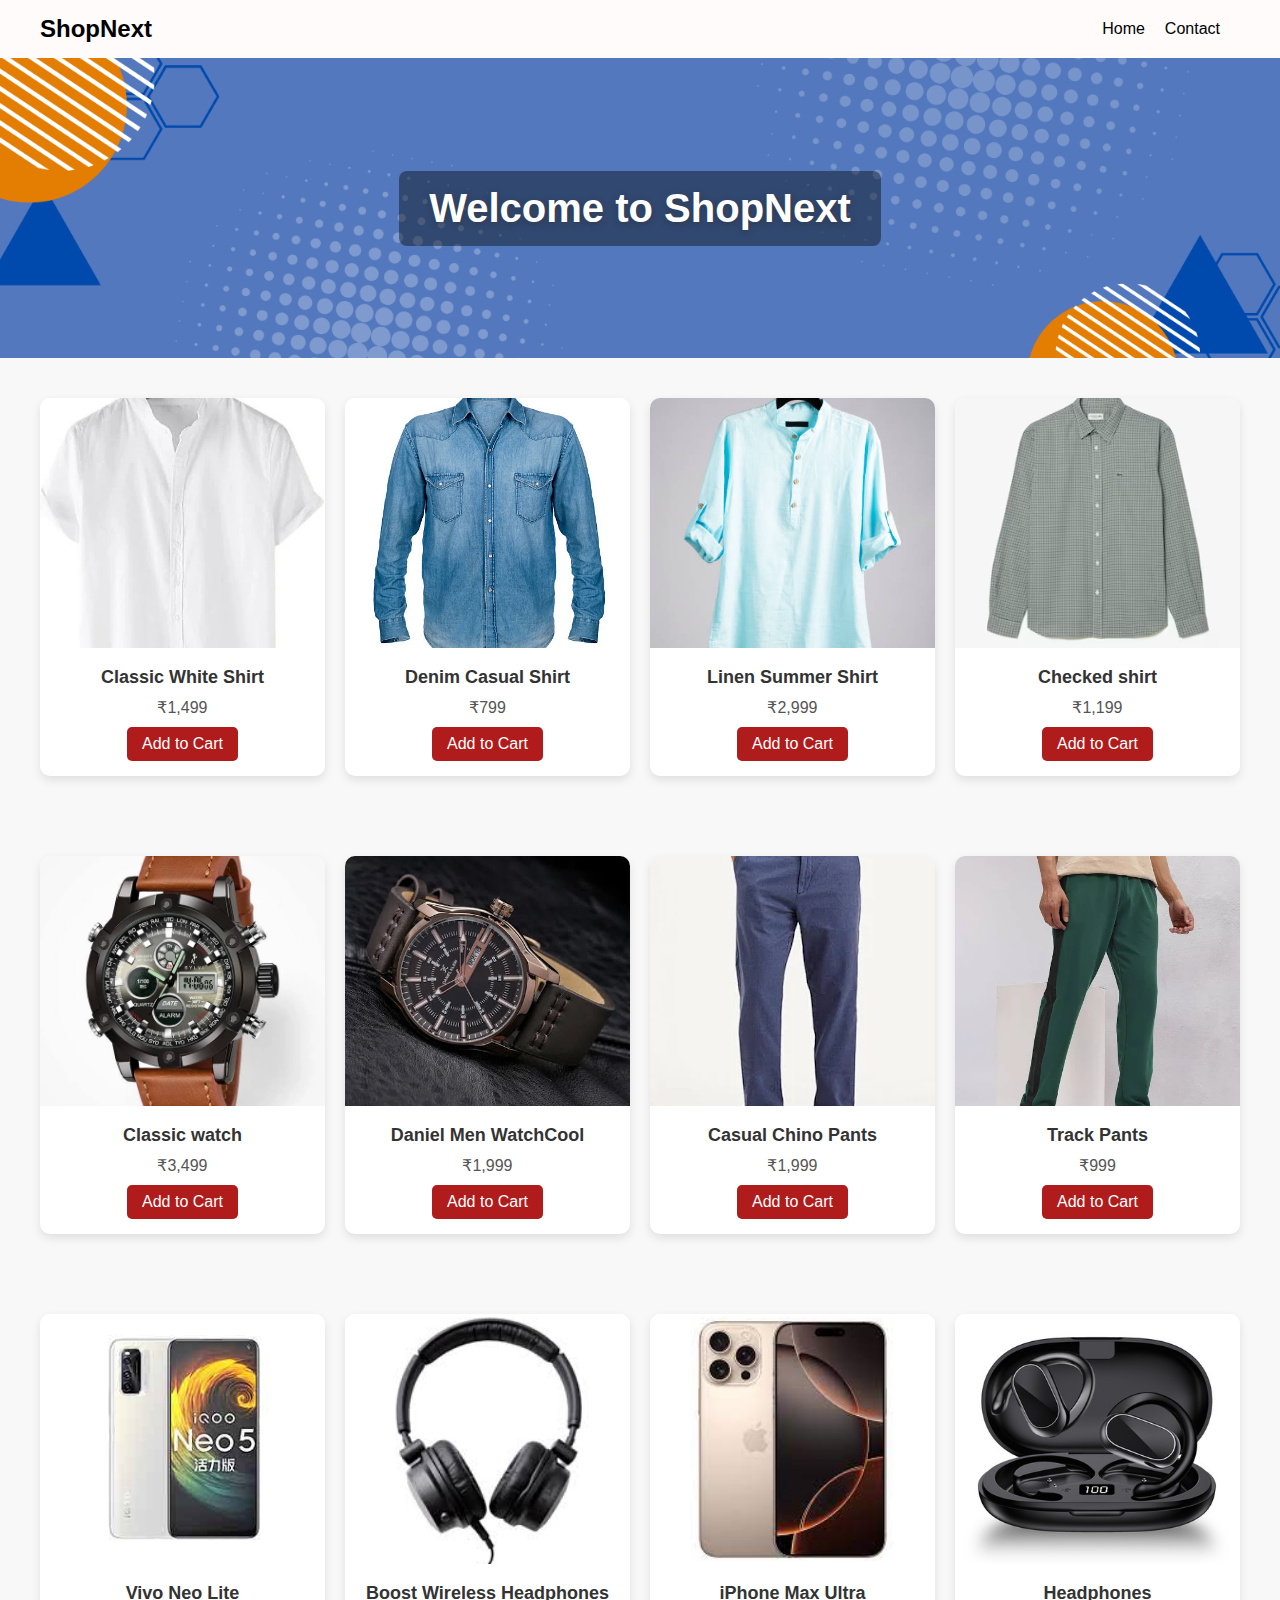
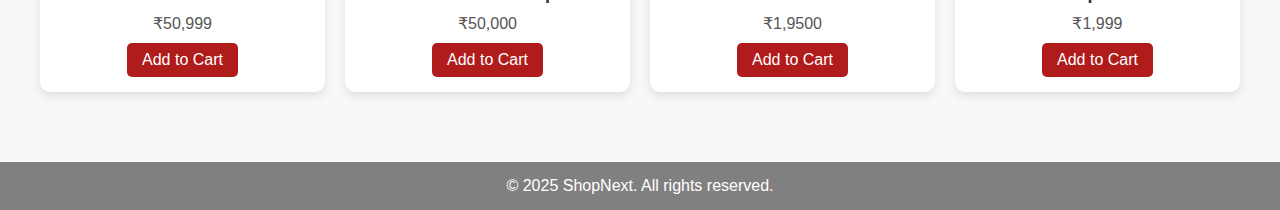
<file: shpoing.html>
<!DOCTYPE html>
<html lang="en">
<head>
  <meta charset="UTF-8">
  <meta name="viewport" content="width=device-width, initial-scale=1.0">
  <title>ShopNext Shopping</title>
 <link rel="shortcut icon" href="shopimg/shopin logo.png" type="image/x-icon">
  <style>
    * {
      margin: 0;
      padding: 0;
      box-sizing: border-box;
      font-family: Arial, sans-serif;
    }

    body {
      background: #f8f8f8;
      color: #333;
    }

    /* Navbar */
    .navbar {
      background: #fffbfb;
      color: #000000;
      padding: 15px 40px;
      display: flex;
      justify-content: space-between;
      align-items: center;
      
    }

    .navbar h1 {
      font-size: 24px;
    }

    .navbar ul {
      list-style: none;
      display: flex;
      gap: 20px;
    }

    .navbar ul li a {
      color: #000000;
      text-decoration: none;
      transition: 0.3s;
    }

    .navbar ul li a:hover {
      color: #c53121;
    }

    /* Banner */
    .banner {
      background: url(shopimg/Blue\ Modern\ Geometric\ Shape\ Linkedin\ Banner.png) no-repeat center/cover;
      height: 300px;
      display: flex;
      align-items: center;
      justify-content: center;
      color: white;
      text-shadow: 0 2px 6px rgba(45, 45, 45, 0.5);
    }

    .banner h2 {
      font-size: 40px;
      background: rgba(0,0,0,0.4);
      padding: 15px 30px;
      border-radius: 8px;
    }

    /* Products */
    .products {
      padding: 40px;
      display: grid;
      grid-template-columns: repeat(auto-fit, minmax(250px, 1fr));
      gap: 20px;
    }

    .product-card {
      background: white;
      border-radius: 10px;
      box-shadow: 0 4px 10px rgba(0,0,0,0.1);
      overflow: hidden;
      transition: 0.3s;
    }

    .product-card:hover {
      transform: translateY(-5px);
    }

    .product-card img {
      width: 100%;
      height: 250px;
      object-fit: cover;
    }

    .product-info {
      padding: 15px;
      text-align: center;
    }

    .product-info h3 {
      font-size: 18px;
      margin-bottom: 10px;
    }

    .product-info p {
      font-size: 16px;
      color: #555;
      margin-bottom: 10px;
    }

    .btn {
      display: inline-block;
      padding: 8px 15px;
      background: #b01b1b;
      color: white;
      text-decoration: none;
      border-radius: 5px;
      transition: 0.3s;
    }

    .btn:hover {
      background: #bd5151;
    }

    /* Footer */
    footer {
      background: #818080;
      color: #fff;
      text-align: center;
      padding: 15px;
      margin-top: 30px;
    }
  </style>
</head>
<body>
  <!-- Navbar -->
  <div class="navbar">
    <h1>ShopNext</h1>
    <ul>
      <li><a href=""></a></li>
      <li><a href="index.html">Home</a></li>
      <li><a href="contact.html">Contact</a></li>
      <li><a href="#"></a></li>
    </ul>
  </div>

  <!-- Banner -->
  <div class="banner">
    <h2>Welcome to ShopNext</h2>
  </div>

  <!-- Products -->
  <section class="products">
    <div class="product-card">
      <img src="shopimg/Classic White Shirt.webp" alt="Product">
      <div class="product-info">
        <h3>Classic White Shirt</h3>
        <p>₹1,499</p>
        <a href="order.html" class="btn">Add to Cart</a>
      </div>
    </div>
    <div class="product-card">
      <img src="shopimg/Denim Casual Shirt.jpg" alt="Product">
      <div class="product-info">
        <h3>Denim Casual Shirt</h3>
        <p>₹799</p>
        <a href="order.html" class="btn">Add to Cart</a>
      </div>
    </div>
    <div class="product-card">
      <img src="shopimg/Linen Summer Shirt.jpg" alt="Product">
      <div class="product-info">
        <h3>Linen Summer Shirt</h3>
        <p>₹2,999</p>
        <a href="order.html" class="btn">Add to Cart</a>
      </div>
    </div>
    <div class="product-card">
      <img src="shopimg/Checked Flannel Shirt.avif" alt="Product">
      <div class="product-info">
        <h3>Checked shirt</h3>
        <p>₹1,199</p>
        <a href="order.html" class="btn">Add to Cart</a>
      </div>
    </div>
  </section>
  <section class="products">
    <div class="product-card">
      <img src="shopimg/Classic Leather Strap Watch.webp" alt="Product">
      <div class="product-info">
        <h3>Classic watch</h3>
        <p>₹3,499</p>
        <a href="order.html" class="btn">Add to Cart</a>
      </div>
    </div>
    <div class="product-card">
      <img src="shopimg/Daniel Klein Men's Analog Watch.webp" alt="Product">
      <div class="product-info">
        <h3>Daniel Men WatchCool</h3>
        <p>₹1,999</p>
        <a href="order.html" class="btn">Add to Cart</a>
      </div>
    </div>
    <div class="product-card">
      <img src="shopimg/Casual Chino Pants.webp" alt="Product">
      <div class="product-info">
        <h3>Casual Chino Pants</h3>
        <p>₹1,999</p>
        <a href="order.html" class="btn">Add to Cart</a>
      </div>
    </div>
    <div class="product-card">
      <img src="shopimg/Track Pants.webp" alt="Product">
      <div class="product-info">
        <h3>Track Pants</h3>
        <p>₹999</p>
        <a href="order.html" class="btn">Add to Cart</a>
      </div>
    </div>
  </section>
    </section>
  <section class="products">
    <div class="product-card">
      <img src="shopimg/Vivo Neo Lite.jpg" alt="Product">
      <div class="product-info">
        <h3>Vivo Neo Lite</h3>
        <p>₹50,999</p>
        <a href="order.html" class="btn">Add to Cart</a>
      </div>
    </div>
    <div class="product-card">
      <img src="shopimg/Bass Boost Wireless Headphones.jpg" alt="Product">
      <div class="product-info">
        <h3> Boost Wireless Headphones</h3>
        <p>₹50,000</p>
        <a href="order.html" class="btn">Add to Cart</a>
      </div>
    </div>
    <div class="product-card">
      <img src="shopimg/iPhone Max Ultra.jpg" alt="Product">
      <div class="product-info">
        <h3>iPhone Max Ultra</h3>
        <p>₹1,9500</p>
        <a href="order.html" class="btn">Add to Cart</a>
      </div>
    </div>
    <div class="product-card">
      <img src="shopimg/Headphones.jpg" alt="Product">
      <div class="product-info">
        <h3>  Headphones</h3>
        <p>₹1,999</p>
        <a href="order.html" class="btn">Add to Cart</a>
      </div>
    </div>
   </section>

   

  <!-- Footer -->
  <footer>
    <p>© 2025 ShopNext. All rights reserved.</p>
  </footer>
</body>
</html>
</file>
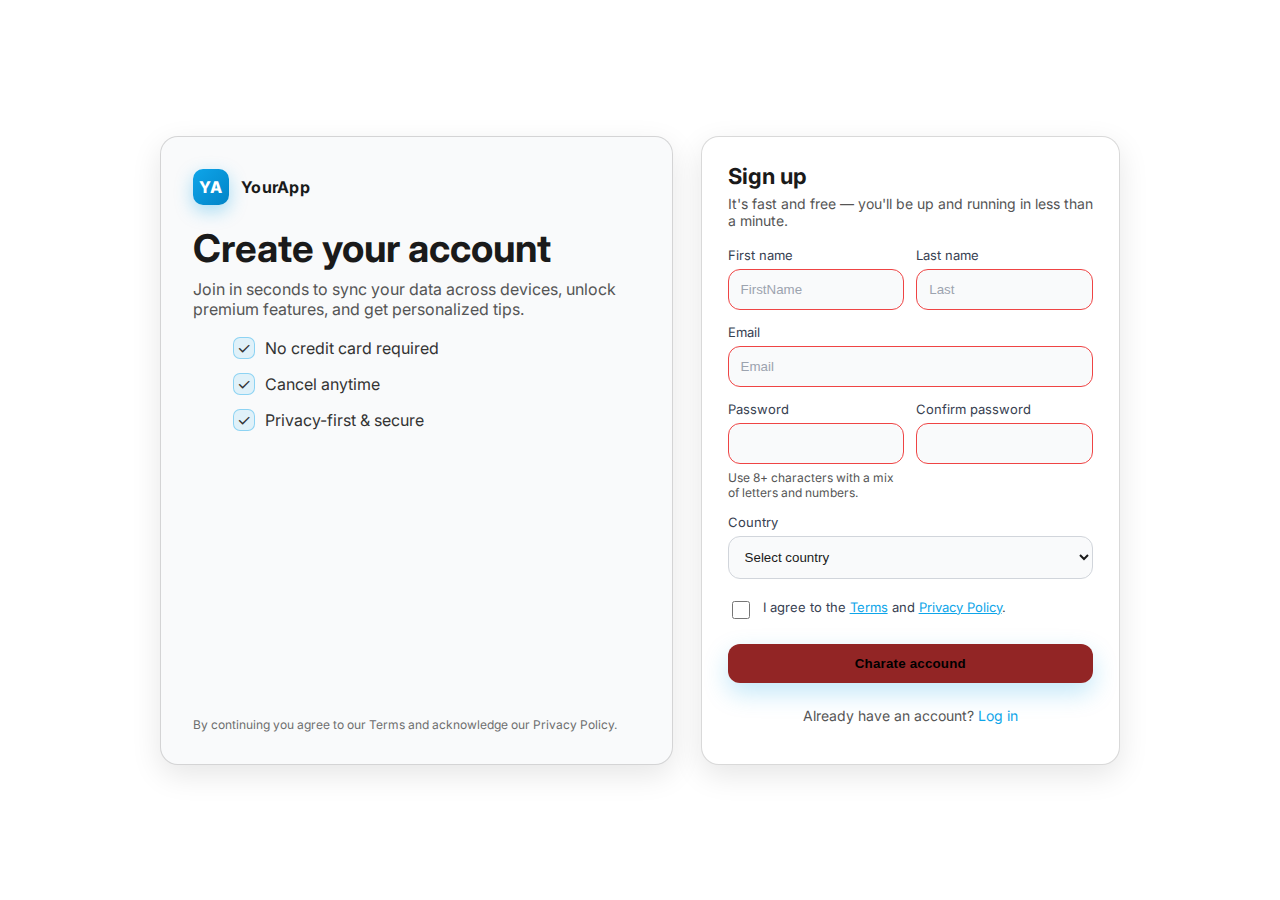
<file: signup.html>
<!DOCTYPE html>
<html lang="en">
<head>
  <meta charset="UTF-8" />
  <meta name="viewport" content="width=device-width, initial-scale=1" />
  <title>Sign Up • YourApp</title>
  <link rel="preconnect" href="https://fonts.googleapis.com">
  <link rel="preconnect" href="https://fonts.gstatic.com" crossorigin>
  <link href="https://fonts.googleapis.com/css2?family=Inter:wght@400;500;600;700&display=swap" rel="stylesheet">
  <style>
    :root{
      --bg: #ffffff;
      --card: rgba(0,0,0,0.05);
      --card-border: rgba(0,0,0,0.15);
      --text: #1a1a1a;
      --muted: #555;
      --primary: #0ea5e9;
      --primary-600: #0284c7;
      --danger: #ef4444;
      --success: #22c55e;
      --shadow: 0 10px 30px rgba(0,0,0,.1);
      --radius: 18px;
    }

    *{box-sizing:border-box}
    html,body{height:100%}
    body{
      margin:0; 
      font-family: Inter, system-ui, -apple-system, Segoe UI, Roboto, Ubuntu, "Helvetica Neue", Arial, "Noto Sans", sans-serif;
      color:var(--text);
      background: var(--bg);
      display:grid;
      place-items:center;
      padding:32px;
    }

    .container{
      width:100%;
      max-width: 960px;
      display:grid;
      grid-template-columns: 1.1fr .9fr;
      gap: 28px;
      align-items: stretch;
    }

    /* Hero side */
    .hero{
      background: #f9fafb;
      border: 1px solid var(--card-border);
      border-radius: var(--radius);
      box-shadow: var(--shadow);
      padding: 32px;
      display:flex;
      flex-direction: column;
      justify-content: space-between;
      min-height: 520px;
      overflow: hidden;
      position: relative;
    }
    .logo{
      display:flex; align-items:center; gap:12px; font-weight:700; letter-spacing:.3px;
    }
    .logo-badge{
      width:36px; height:36px; border-radius:10px; display:grid; place-items:center; font-weight:800;
      color:#fff; background:linear-gradient(135deg, var(--primary), var(--primary-600));
      box-shadow: 0 6px 18px rgba(14,165,233,.35);
    }
    .hero h1{font-size: clamp(28px, 3vw, 40px); line-height:1.1; margin:22px 0 10px}
    .hero p{color:var(--muted); margin:0 0 18px; max-width: 52ch}
    .bullets{display:grid; gap:14px; margin-top:12px}
    .bullets li{list-style:none; display:flex; align-items:center; gap:10px; color:#333}
    .check{width:22px; height:22px; border-radius:7px; display:grid; place-items:center; background:rgba(14,165,233,.1); border:1px solid rgba(14,165,233,.4)}
    .footer-note{color:var(--muted); font-size:12px; opacity:.85}

    /* Card */
    .card{
      background: #fff;
      border: 1px solid var(--card-border);
      border-radius: var(--radius);
      box-shadow: var(--shadow);
      padding: 26px;
    }

    .card header{margin-bottom:18px}
    .title{font-size: 22px; margin:0}
    .subtitle{margin:6px 0 0; color:var(--muted); font-size:14px}

    form{display:grid; gap:14px}
    .row{display:grid; grid-template-columns: 1fr 1fr; gap:12px}

    label{font-size: 13px; color:#374151; display:block; margin-bottom:6px}
    .field{position:relative}

    input, select{
      width:100%;
      padding: 12px 12px;
      border-radius: 12px;
      border: 1px solid #d1d5db;
      background: #f9fafb;
      color: var(--text);
      outline: none;
      transition: border-color .2s ease, box-shadow .2s ease, transform .05s ease;
    }

    input::placeholder{color: #9ca3af}

    input:focus{
      border-color: var(--primary);
      box-shadow: 0 0 0 4px rgba(14,165,233,.15);
    }

    input:required:invalid{ border-color: var(--danger) }

    .hint{font-size: 12px; color: var(--muted); margin-top:6px}

    .terms{
      display:flex; align-items:flex-start; gap:10px; font-size:13px; color:#374151;
      margin:6px 0 8px
    }
    .terms input{width:18px; height:18px; margin-top:2px}

    .btn{
      appearance:none; border:none; cursor:pointer; font-weight:700; letter-spacing:.2px;
      padding: 12px 16px; border-radius: 12px; width:100%;
      background: linear-gradient(135deg, rgb(146, 37, 37),  rgb(146, 37, 37));
      color:#fff; box-shadow: 0 10px 24px rgba(14,165,233,.25);
      transition: transform .06s ease, filter .2s ease;
    }
    .btn:hover{filter: brightness(1.06)}
    .btn:active{transform: translateY(1px)}

    .alt{
      text-align:center; font-size:14px; color:var(--muted); margin-top:10px
    }
    .alt a{color:var(--primary); text-decoration:none}
    .alt a:hover{text-decoration:underline}

    /* Responsive */
    @media (max-width: 880px){
      .container{grid-template-columns: 1fr}
      .hero{min-height: auto}
    }
    .account{
        text-decoration: none;
        color: #000000;
    }
  </style>
</head>
<body>
  <main class="container">
    <!-- Left hero / marketing copy -->
    <section class="hero">
      <div>
        <div class="logo">
          <div class="logo-badge">YA</div>
          <div>YourApp</div>
        </div>
        <h1>Create your account</h1>
        <p>Join in seconds to sync your data across devices, unlock premium features, and get personalized tips.</p>
        <ul class="bullets">
          <li><span class="check">✓</span> No credit card required</li>
          <li><span class="check">✓</span> Cancel anytime</li>
          <li><span class="check">✓</span> Privacy-first & secure</li>
        </ul>
      </div>
      <div class="footer-note">By continuing you agree to our Terms and acknowledge our Privacy Policy.</div>
    </section>

    <!-- Right signup card -->
    <section class="card" aria-label="Sign up form">
      <header>
        <h2 class="title">Sign up</h2>
        <p class="subtitle">It's fast and free — you'll be up and running in less than a minute.</p>
      </header>

      <form action="#" method="post" novalidate>
        <div class="row">
          <div class="field">
            <label for="firstName">First name</label>
            <input id="firstName" name="firstName" type="text" placeholder="FirstName" required autocomplete="given-name" />
          </div>
          <div class="field">
            <label for="lastName">Last name</label>
            <input id="lastName" name="lastName" type="text" placeholder="Last" required autocomplete="family-name" />
          </div>
        </div>

        <div class="field">
          <label for="email">Email</label>
          <input id="email" name="email" type="email" placeholder="Email" required autocomplete="email" />
        </div>

        <div class="row">
          <div class="field">
            <label for="password">Password</label>
            <input id="password" name="password" type="password" placeholder="" required minlength="8"
                   pattern="(?=.*[A-Za-z])(?=.*\d)[A-Za-z\d!@#$%^&*()_+\-=]{8,}"
                   title="At least 8 characters with letters and numbers" autocomplete="new-password" />
            <div class="hint">Use 8+ characters with a mix of letters and numbers.</div>
          </div>
          <div class="field">
            <label for="confirmPassword">Confirm password</label>
            <input id="confirmPassword" name="confirmPassword" type="password" placeholder="" required autocomplete="new-password" />
          </div>
        </div>

        <div class="field">
          <label for="country">Country</label>
          <select id="country" name="country" required>
            <option value="" disabled selected>Select country</option>
            <option>India</option>
            <option>United States</option>
            <option>United Kingdom</option>
            <option>Canada</option>
            <option>Australia</option>
            <option>Other</option>
          </select>
        </div>

        <label class="terms">
          <input type="checkbox" required name="terms" />
          <span>I agree to the <a href="#" style="color:#0ea5e9;">Terms</a> and <a href="#" style="color:#0ea5e9;">Privacy Policy</a>.</span>
        </label>

       <button class="btn" type="submit"><a href="index.html" class="account">Charate accound</a></button>

        <p class="alt">Already have an account? <a href="login.html">Log in</a></p>
      </form>
    </section>
  </main>

 
</body>
</html>
</file>
<file: eco.css>
/* Reset & Base */
* {
  margin: 0;
  padding: 0;
  box-sizing: border-box;
  font-family: "Poppins", sans-serif;
}

body {
  line-height: 1.6;
  background: #f8f9fa;
  color: #333;
}

/* Header */
header {
  display: flex;
  justify-content: space-between;
  align-items: center;
  padding: 1rem 5%;
  background: #fff;
  box-shadow: 0 2px 5px rgba(0,0,0,0.1);
  position: sticky;
  top: 0;
  z-index: 100;
}

.logo {
  font-size: 1.5rem;
  font-weight: 700;
  color: #222;
}

.nav-links {
  display: flex;
  gap: 1.5rem;
  list-style: none;
}

.nav-links a {
  text-decoration: none;
  color: #444;
  font-weight: 500;
  transition: color 0.3s;
}

.nav-links a:hover {
  color: #e63946;
}

.header-icons a {
  margin-left: 1rem;
   text-decoration: none;
  color: #444;
  font-weight: 500;
}

/* Hero Section */
.hero {
  background: url("https://via.placeholder.com/1200x500") center/cover no-repeat;
  height: 90vh;
  display: flex;
  justify-content: center;
  align-items: center;
  text-align: center;
  color: #fff;
  position: relative;
}

.hero::after {
  content: "";
  position: absolute;
  top:0; left:0; width:100%; height:100%;
  background: rgba(0,0,0,0.5);
}

.hero-content {
  position: relative;
  z-index: 1;
}

.hero h1 {
  font-size: 3rem;
  margin-bottom: 1rem;
}

.hero p {
  margin-bottom: 1.5rem;
  font-size: 1.2rem;
}

.btn {
  background: #e63946;
  color: #fff;
  padding: 0.8rem 1.5rem;
  border-radius: 30px;
  text-decoration: none;
  font-weight: 600;
  transition: background 0.3s;
}

.btn:hover {
  background: #d62828;
}

/* Featured Collections */
.featured {
  padding: 3rem 5%;
  text-align: center;
}

.featured h2 {
  font-size: 2rem;
  margin-bottom: 2rem;
}

.collections {
  display: grid;
  grid-template-columns: repeat(auto-fit, minmax(220px, 1fr));
  gap: 2rem;
}

.card {
  background: #fff;
  border-radius: 10px;
  padding: 1rem;
  box-shadow: 0 2px 10px rgba(0,0,0,0.1);
  transition: transform 0.3s;
}

.card:hover {
  transform: translateY(-8px);
}

.card img {
  width: 100%;
  border-radius: 10px;
  margin-bottom: 1rem;
}

/* Promo Section */
.promo {
  background: #e63946;
  color: #fff;
  text-align: center;
  padding: 3rem 1rem;
}

.promo h2 {
  font-size: 2rem;
  margin-bottom: 1rem;
}

.promo p {
  margin-bottom: 1.5rem;
  font-size: 1.2rem;
}

/* Footer */
.footer {
  background: #222;
  color: #aaa;
  text-align: center;
  padding: 1rem;
  margin-top: 2rem;
}
.category-container {
  display: flex;
  gap: 2rem;
  padding: 2rem 5%;
}

/* Filters Sidebar */
.filters {
  flex: 1;
  background: #fff;
  padding: 1.5rem;
  border-radius: 10px;
  box-shadow: 0 2px 8px rgba(0,0,0,0.1);
}

.filters h3 {
  margin-bottom: 1rem;
}

.filter-group {
  margin-bottom: 1.5rem;
}

.filter-group h4 {
  margin-bottom: 0.5rem;
  color: #444;
}

/* Products Section */
.products {
  flex: 3;
}

.products-header {
  display: flex;
  justify-content: space-between;
  align-items: center;
  margin-bottom: 1.5rem;
}

.products-header h2 {
  font-size: 1.5rem;
}

.products-header select {
  padding: 0.5rem;
  border-radius: 5px;
  border: 1px solid #ddd;
}

/* Product Grid */
.product-grid {
  display: grid;
  grid-template-columns: repeat(auto-fit, minmax(220px, 1fr));
  gap: 1.5rem;
}

.product-card {
  background: #fff;
  padding: 1rem;
  border-radius: 10px;
  text-align: center;
  box-shadow: 0 2px 8px rgba(0,0,0,0.1);
  transition: transform 0.3s;
}

.product-card:hover {
  transform: translateY(-8px);
}

.product-card img {
  width: 100%;
  border-radius: 10px;
  margin-bottom: 1rem;
}

.product-card h3 {
  font-size: 1.1rem;
  margin-bottom: 0.5rem;
}

.product-card p {
  font-weight: bold;
  margin-bottom: 1rem;
}

.product-card button {
  background: #e63946;
  color: #fff;
  border: none;
  padding: 0.6rem 1.2rem;
  border-radius: 30px;
  cursor: pointer;
  transition: background 0.3s;
}

.product-card button:hover {
  background: #d62828;
}

/* Footer */
footer {
  background: #222;
  color: #aaa;
  text-align: center;
  padding: 1rem;
  margin-top: 2rem;
}
.product-detail {
  display: flex;
  gap: 2rem;
  padding: 3rem 5%;
  flex-wrap: wrap;
}

/* Gallery */
.product-gallery {
  flex: 1;
  min-width: 300px;
}

.main-image {
  width: 100%;
  border-radius: 10px;
  box-shadow: 0 2px 10px rgba(0,0,0,0.1);
}

.thumbnail-row {
  display: flex;
  gap: 1rem;
  margin-top: 1rem;
}

.thumbnail-row img {
  width: 80px;
  cursor: pointer;
  border-radius: 8px;
  border: 2px solid transparent;
  transition: border 0.3s;
}

.thumbnail-row img:hover {
  border: 2px solid #e63946;
}

/* Info */
.product-info {
  flex: 1;
  min-width: 300px;
}

.product-info h1 {
  font-size: 2rem;
  margin-bottom: 0.5rem;
}

.price {
  font-size: 1.5rem;
  font-weight: bold;
  color: #e63946;
  margin-bottom: 1rem;
}

.description {
  margin-bottom: 1.5rem;
  color: #555;
}

.options {
  margin-bottom: 1rem;
}

.options label {
  font-weight: 600;
  margin-right: 0.5rem;
}

.options select {
  padding: 0.5rem;
  border-radius: 5px;
  border: 1px solid #ddd;
}

/* Buttons */
.actions {
  margin: 1.5rem 0;
  display: flex;
  gap: 1rem;
}

.btn {
  padding: 0.8rem 1.5rem;
  border: none;
  border-radius: 30px;
  cursor: pointer;
  font-weight: 600;
  transition: background 0.3s;
}

.add-cart {
  background: #333;
  color: #fff;
}

.add-cart:hover {
  background: #000;
}

.buy-now {
  background: #e63946;
  color: #fff;
}

.buy-now:hover {
  background: #d62828;
}

/* Reviews */
.reviews {
  margin-top: 2rem;
  padding: 1rem;
  background: #fff;
  border-radius: 10px;
  box-shadow: 0 2px 8px rgba(0,0,0,0.1);
}

.reviews h3 {
  margin-bottom: 0.5rem;
}

/* Footer */
footer {
  background: #222;
  color: #aaa;
  text-align: center;
  padding: 1rem;
  margin-top: 2rem;
}

/* Responsive */
@media (max-width: 768px) {
  .product-detail {
    flex-direction: column;
    align-items: center;
    text-align: center;
  }

  .thumbnail-row {
    justify-content: center;
  }

  .actions {
    justify-content: center;
  }
}
.cart-container {
  padding: 3rem 5%;
}

.cart-container h1 {
  text-align: center;
  margin-bottom: 2rem;
  font-size: 2rem;
}

.cart {
  display: flex;
  gap: 2rem;
  flex-wrap: wrap;
}

/* Cart Items */
.cart-items {
  flex: 2;
  background: #fff;
  padding: 1.5rem;
  border-radius: 10px;
  box-shadow: 0 2px 8px rgba(0,0,0,0.1);
}

.cart-item {
  display: flex;
  justify-content: space-between;
  align-items: center;
  border-bottom: 1px solid #eee;
  padding: 1rem 0;
}

.cart-item:last-child {
  border-bottom: none;
}

.cart-item img {
  width: 100px;
  border-radius: 8px;
}

.item-details {
  flex: 1;
  margin-left: 1rem;
}

.item-details h3 {
  margin-bottom: 0.5rem;
}

.item-details p {
  color: #e63946;
  font-weight: 600;
}

.quantity {
  display: flex;
  align-items: center;
  margin-top: 0.5rem;
}

.quantity button {
  background: #ddd;
  border: none;
  padding: 0.3rem 0.8rem;
  cursor: pointer;
  border-radius: 5px;
  font-weight: bold;
}

.quantity input {
  width: 40px;
  text-align: center;
  margin: 0 0.5rem;
  border: 1px solid #ccc;
  border-radius: 5px;
  padding: 0.2rem;
}

.item-total {
  font-weight: bold;
}

/* Cart Summary */
.cart-summary {
  flex: 1;
  background: #fff;
  padding: 1.5rem;
  border-radius: 10px;
  box-shadow: 0 2px 8px rgba(0,0,0,0.1);
  height: fit-content;
}

.cart-summary h2 {
  margin-bottom: 1.5rem;
}

.summary-item {
  display: flex;
  justify-content: space-between;
  margin-bottom: 1rem;
}

.summary-item.total {
  font-size: 1.2rem;
  font-weight: bold;
  border-top: 1px solid #eee;
  padding-top: 1rem;
}

.checkout-btn {
  width: 100%;
  padding: 0.8rem;
  background: #e63946;
  color: #fff;
  border: none;
  border-radius: 30px;
  cursor: pointer;
  font-size: 1rem;
  font-weight: 600;
  transition: background 0.3s;
}

.checkout-btn:hover {
  background: #d62828;
}

/* Footer */
footer {
  background: #222;
  color: #aaa;
  text-align: center;
  padding: 1rem;
  margin-top: 2rem;
}

/* Responsive */
@media (max-width: 768px) {
  .cart {
    flex-direction: column;
  }

  .cart-item {
    flex-direction: column;
    text-align: center;
  }

  .item-details {
    margin: 1rem 0;
  }
}
.checkout-container {
  padding: 3rem 5%;
}

.checkout-container h1 {
  text-align: center;
  margin-bottom: 2rem;
  font-size: 2rem;
}

.checkout {
  display: flex;
  gap: 2rem;
  flex-wrap: wrap;
}

/* Checkout Form */
.checkout-form {
  flex: 2;
}

.form-section {
  background: #fff;
  padding: 1.5rem;
  border-radius: 10px;
  box-shadow: 0 2px 8px rgba(0,0,0,0.1);
  margin-bottom: 2rem;
}

.form-section h2 {
  margin-bottom: 1rem;
  font-size: 1.2rem;
}

.form-section label {
  display: block;
  margin-top: 0.8rem;
  font-weight: 600;
}

.form-section input[type="text"],
.form-section input[type="email"],
.form-section input[type="tel"] {
  width: 100%;
  padding: 0.6rem;
  margin-top: 0.3rem;
  border: 1px solid #ddd;
  border-radius: 5px;
}

.form-section input[type="radio"] {
  margin-right: 0.5rem;
}

.card-details {
  display: flex;
  gap: 1rem;
  margin-top: 1rem;
}

.card-details input {
  flex: 1;
}

/* Order Summary */
.order-summary {
  flex: 1;
  background: #fff;
  padding: 1.5rem;
  border-radius: 10px;
  box-shadow: 0 2px 8px rgba(0,0,0,0.1);
  height: fit-content;
}

.order-summary h2 {
  margin-bottom: 1rem;
}

.summary-item {
  display: flex;
  justify-content: space-between;
  margin-bottom: 1rem;
}

.summary-item.total {
  font-size: 1.2rem;
  font-weight: bold;
  border-top: 1px solid #eee;
  padding-top: 1rem;
}

.place-order {
  width: 100%;
  padding: 0.8rem;
  background: #e63946;
  color: #fff;
  border: none;
  border-radius: 30px;
  cursor: pointer;
  font-size: 1rem;
  font-weight: 600;
  transition: background 0.3s;
}

.place-order:hover {
  background: #d62828;
}

/* Footer */
footer {
  background: #222;
  color: #aaa;
  text-align: center;
  padding: 1rem;
  margin-top: 2rem;
}

/* Responsive */
@media (max-width: 768px) {
  .checkout {
    flex-direction: column;
  }

  .card-details {
    flex-direction: column;
  }
}
/* Account Layout */
.account-container {
  display: flex;
  padding: 2rem 5%;
  gap: 2rem;
}

/* Sidebar */
.account-sidebar {
  flex: 1;
  background: #fff;
  padding: 1.5rem;
  border-radius: 10px;
  box-shadow: 0 2px 8px rgba(0,0,0,0.1);
}

.account-sidebar h2 {
  margin-bottom: 1rem;
  font-size: 1.2rem;
}

.account-sidebar ul {
  list-style: none;
}

.account-sidebar li {
  margin: 0.8rem 0;
}

.account-sidebar a {
  text-decoration: none;
  color: #333;
  display: block;
  padding: 0.6rem;
  border-radius: 5px;
  transition: background 0.3s;
}

.account-sidebar li.active a,
.account-sidebar a:hover {
  background: #e63946;
  color: #fff;
}

/* Main Content */
.account-content {
  flex: 3;
}

.account-content h1 {
  margin-bottom: 1.5rem;
}

.profile-card,
.orders-card {
  background: #fff;
  padding: 1.5rem;
  border-radius: 10px;
  box-shadow: 0 2px 8px rgba(0,0,0,0.1);
  margin-bottom: 2rem;
}

.profile-info p {
  margin: 0.5rem 0;
}

.edit-btn {
  margin-top: 1rem;
  padding: 0.6rem 1.2rem;
  background: #e63946;
  color: #fff;
  border: none;
  border-radius: 20px;
  cursor: pointer;
  transition: background 0.3s;
}

.edit-btn:hover {
  background: #d62828;
}

/* Orders Table */
.orders-card table {
  width: 100%;
  border-collapse: collapse;
}

.orders-card th,
.orders-card td {
  text-align: left;
  padding: 0.8rem;
  border-bottom: 1px solid #eee;
}

.status {
  padding: 0.2rem 0.6rem;
  border-radius: 5px;
  font-size: 0.9rem;
}

.status.delivered {
  background: #d4edda;
  color: #155724;
}

.status.pending {
  background: #fff3cd;
  color: #856404;
}

/* Footer */
footer {
  background: #222;
  color: #aaa;
  text-align: center;
  padding: 1rem;
  margin-top: 2rem;
}

/* Responsive */
@media (max-width: 768px) {
  .account-container {
    flex-direction: column;
  }
}
section {
  text-align: center;
  padding: 3rem 5%;
  margin-bottom: 2rem;
}

section h2 {
  font-size: 2rem;
  margin-bottom: 1rem;
  color: #222;
}

/* Newsletter */
.newsletter {
  background: #fff;
  border-radius: 12px;
  box-shadow: 0 2px 8px rgba(0,0,0,0.1);
}

.newsletter p {
  margin-bottom: 1rem;
  color: #666;
}

.newsletter form {
  display: flex;
  justify-content: center;
  gap: 0.5rem;
}

.newsletter input {
  padding: 0.8rem;
  width: 250px;
  border: 1px solid #ccc;
  border-radius: 6px;
}

.newsletter button {
  padding: 0.8rem 1.2rem;
  border: none;
  background: #e63946;
  color: #fff;
  border-radius: 6px;
  cursor: pointer;
  transition: background 0.3s;
}

.newsletter button:hover {
  background: #d62828;
}

/* Brands */
.brands {
  background: #fff;
  border-radius: 12px;
  box-shadow: 0 2px 8px rgba(0,0,0,0.1);
}

.brand-logos {
  display: flex;
  justify-content: center;
  gap: 2rem;
  flex-wrap: wrap;
  margin-top: 1rem;
}

/* Testimonials */
.testimonials {
  background: #f1f1f1;
}

.testimonial-container {
  display: flex;
  gap: 1.5rem;
  flex-wrap: wrap;
  justify-content: center;
  margin-top: 1rem;
}

.testimonial-card {
  background: #fff;
  padding: 1.5rem;
  width: 280px;
  border-radius: 10px;
  box-shadow: 0 2px 8px rgba(0,0,0,0.1);
  font-style: italic;
}

.testimonial-card h4 {
  margin-top: 1rem;
  font-weight: normal;
  color: #e63946;
}

/* Blog */
.blog-grid {
  display: grid;
  grid-template-columns: repeat(auto-fit, minmax(280px, 1fr));
  gap: 1.5rem;
  margin-top: 1rem;
}

.blog-card {
  background: #fff;
  border-radius: 10px;
  overflow: hidden;
  box-shadow: 0 2px 8px rgba(0,0,0,0.1);
  text-align: left;
}

.blog-card img {
  width: 100%;
  display: block;
}

.blog-card h3 {
  padding: 1rem;
  font-size: 1.2rem;
}

.blog-card p {
  padding: 0 1rem;
  color: #666;
}

.blog-card a {
  display: inline-block;
  padding: 1rem;
  color: #e63946;
  font-weight: bold;
  text-decoration: none;
}

.blog-card a:hover {
  text-decoration: underline;
}

/* Social Media */
.social-icons {
  display: flex;
  justify-content: center;
  gap: 1.5rem;
  font-size: 2rem;
}

.social-icons a {
  text-decoration: none;
  transition: transform 0.3s;
}

.social-icons a:hover {
  transform: scale(1.2);
}

/* Responsive */
@media (max-width: 768px) {
  .newsletter form {
    flex-direction: column;
  }

  .newsletter input {
    width: 100%;
  }
}
.hero {
  text-align: center;
  padding: 4rem 5%;
  background: linear-gradient(to right, #e63946, #d62828);
  color: #fff;
}

.hero h1 {
  font-size: 2.5rem;
  margin-bottom: 1rem;
}

.hero p {
  margin-bottom: 1.5rem;
}

.hero button {
  padding: 0.8rem 1.5rem;
  border: none;
  background: #fff;
  color: #d62828;
  border-radius: 6px;
  font-weight: bold;
  cursor: pointer;
  transition: 0.3s;
}

.hero button:hover {
  background: #f1f1f1;
}

/* Products */
.products {
  padding: 3rem 5%;
}

.products h2 {
  text-align: center;
  margin-bottom: 2rem;
  font-size: 2rem;
}

.product-grid {
  display: grid;
  grid-template-columns: repeat(4, 1fr);
  gap: 1.5rem;
}

.product-card {
  background: #fff;
  border-radius: 10px;
  padding: 1rem;
  text-align: center;
  box-shadow: 0 2px 8px rgba(0,0,0,0.1);
}

.product-card img {
  width: 100%;
  border-radius: 10px;
  margin-bottom: 1rem;
}

.product-card h3 {
  font-size: 1.2rem;
  margin-bottom: 0.5rem;
}

.product-card p {
  font-weight: bold;
  margin-bottom: 0.8rem;
}

.product-card button {
  padding: 0.6rem 1rem;
  border: none;
  background: #e63946;
  color: #fff;
  border-radius: 6px;
  cursor: pointer;
  transition: 0.3s;
}

.product-card button:hover {
  background: #d62828;
}

/* Footer */
.footer {
  text-align: center;
  padding: 1.5rem;
  background: #222;
  color: #fff;
  margin-top: 2rem;
}

/* 📱 Responsive Design */
@media (max-width: 992px) {
  .product-grid {
    grid-template-columns: repeat(2, 1fr);
  }
}

@media (max-width: 768px) {
  .menu {
    display: none;
    flex-direction: column;
    background: #222;
    position: absolute;
    top: 60px;
    right: 5%;
    width: 200px;
    padding: 1rem;
    border-radius: 6px;
  }

  .menu a {
    padding: 0.5rem 0;
  }

  .menu-toggle {
    display: block;
  }

  .hero h1 {
    font-size: 2rem;
  }
}

@media (max-width: 576px) {
  .product-grid {
    grid-template-columns: 1fr;
  }

  .hero h1 {
    font-size: 1.6rem;
  }

  .hero p {
    font-size: 0.9rem;
  }
}
section h2 {
  text-align: center;
  margin-bottom: 1rem;
  font-size: 2rem;
  color: #222;
}

/* AI Recommendations */
.ai-recommendations {
  padding: 3rem 5%;
}

.recommendation-grid {
  display: grid;
  grid-template-columns: repeat(3, 1fr);
  gap: 1.5rem;
}

.rec-card {
  background: #fff;
  border-radius: 10px;
  padding: 1rem;
  text-align: center;
  box-shadow: 0 2px 8px rgba(0,0,0,0.1);
}

.rec-card img {
  width: 100%;
  border-radius: 10px;
  margin-bottom: 1rem;
}

.rec-card h3 {
  margin-bottom: 0.5rem;
}

.rec-card p {
  font-weight: bold;
  margin-bottom: 0.8rem;
}

.rec-card button {
  background: #e63946;
  color: #fff;
  border: none;
  padding: 0.6rem 1.2rem;
  border-radius: 6px;
  cursor: pointer;
  transition: 0.3s;
}

.rec-card button:hover {
  background: #d62828;
}

/* Newsletter */
.newsletter {
  text-align: center;
  padding: 3rem 5%;
  background: linear-gradient(to right, #f77f00, #fcbf49);
  color: #fff;
}

.newsletter form {
  margin-top: 1rem;
}

.newsletter input {
  padding: 0.6rem;
  border: none;
  border-radius: 6px;
  width: 250px;
  margin-right: 0.5rem;
}

.newsletter button {
  padding: 0.6rem 1.2rem;
  background: #222;
  color: #fff;
  border: none;
  border-radius: 6px;
  cursor: pointer;
  transition: 0.3s;
}

.newsletter button:hover {
  background: #000;
}

/* App Promo */
.app-promo{
  padding: 3rem 5%;
  text-align: center;
  background: #fff;
}
.app-buttons {
  margin-top: 1rem;
  display: flex;
  justify-content: center;
  gap: 1rem;
}

.app-buttons a {
  text-decoration: none;
  background: #e63946;
  color: #fff;
  padding: 0.8rem 1.5rem;
  border-radius: 8px;
  transition: 0.3s;
}

.app-buttons a:hover {
  background: #d62828;
}

/* Loyalty */
.loyalty {
  text-align: center;
  padding: 3rem 5%;
  background: linear-gradient(to right, #457b9d, #1d3557);
  color: #fff;
}

.loyalty button {
  margin-top: 1rem;
  padding: 0.8rem 1.5rem;
  border: none;
  background: #f1faee;
  color: #1d3557;
  border-radius: 6px;
  font-weight: bold;
  cursor: pointer;
  transition: 0.3s;
}

.loyalty button:hover {
  background: #a8dadc;
}

/* Footer */
.footer {
  text-align: center;
  padding: 1.5rem;
  background: #222;
  color: #fff;
  margin-top: 2rem;
}

/* 📱 Responsive Design */
@media (max-width: 992px) {
  .recommendation-grid {
    grid-template-columns: repeat(2, 1fr);
  }
}

@media (max-width: 576px) {
  .recommendation-grid {
    grid-template-columns: 1fr;
  }

  .newsletter input {
    width: 100%;
    margin-bottom: 0.8rem;
  }

  .newsletter button {
    width: 100%;
  }

  .app-buttons {
    flex-direction: column;
  }

  .app-buttons a {
    width: 80%;
    margin: 0 auto;
  }
}
.order{
  text-decoration: none;
  color: #000;
}
</file>
